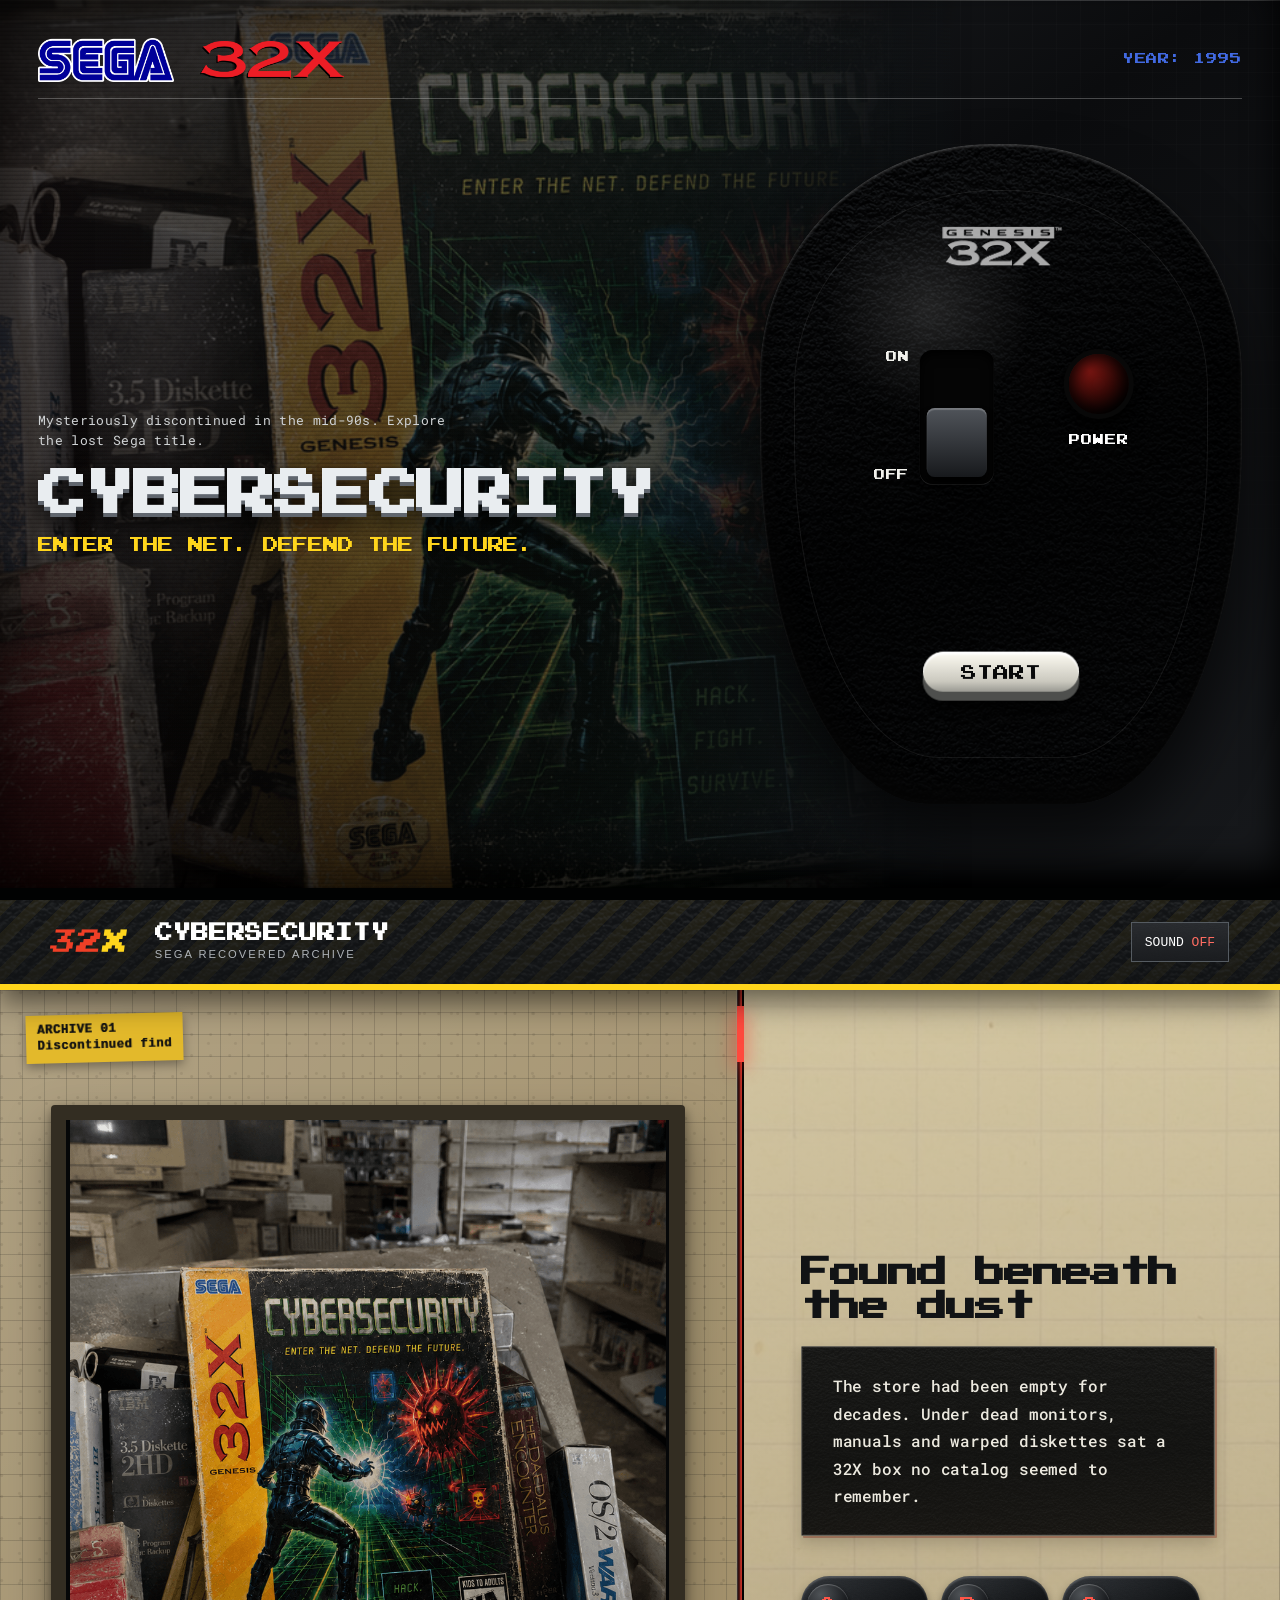
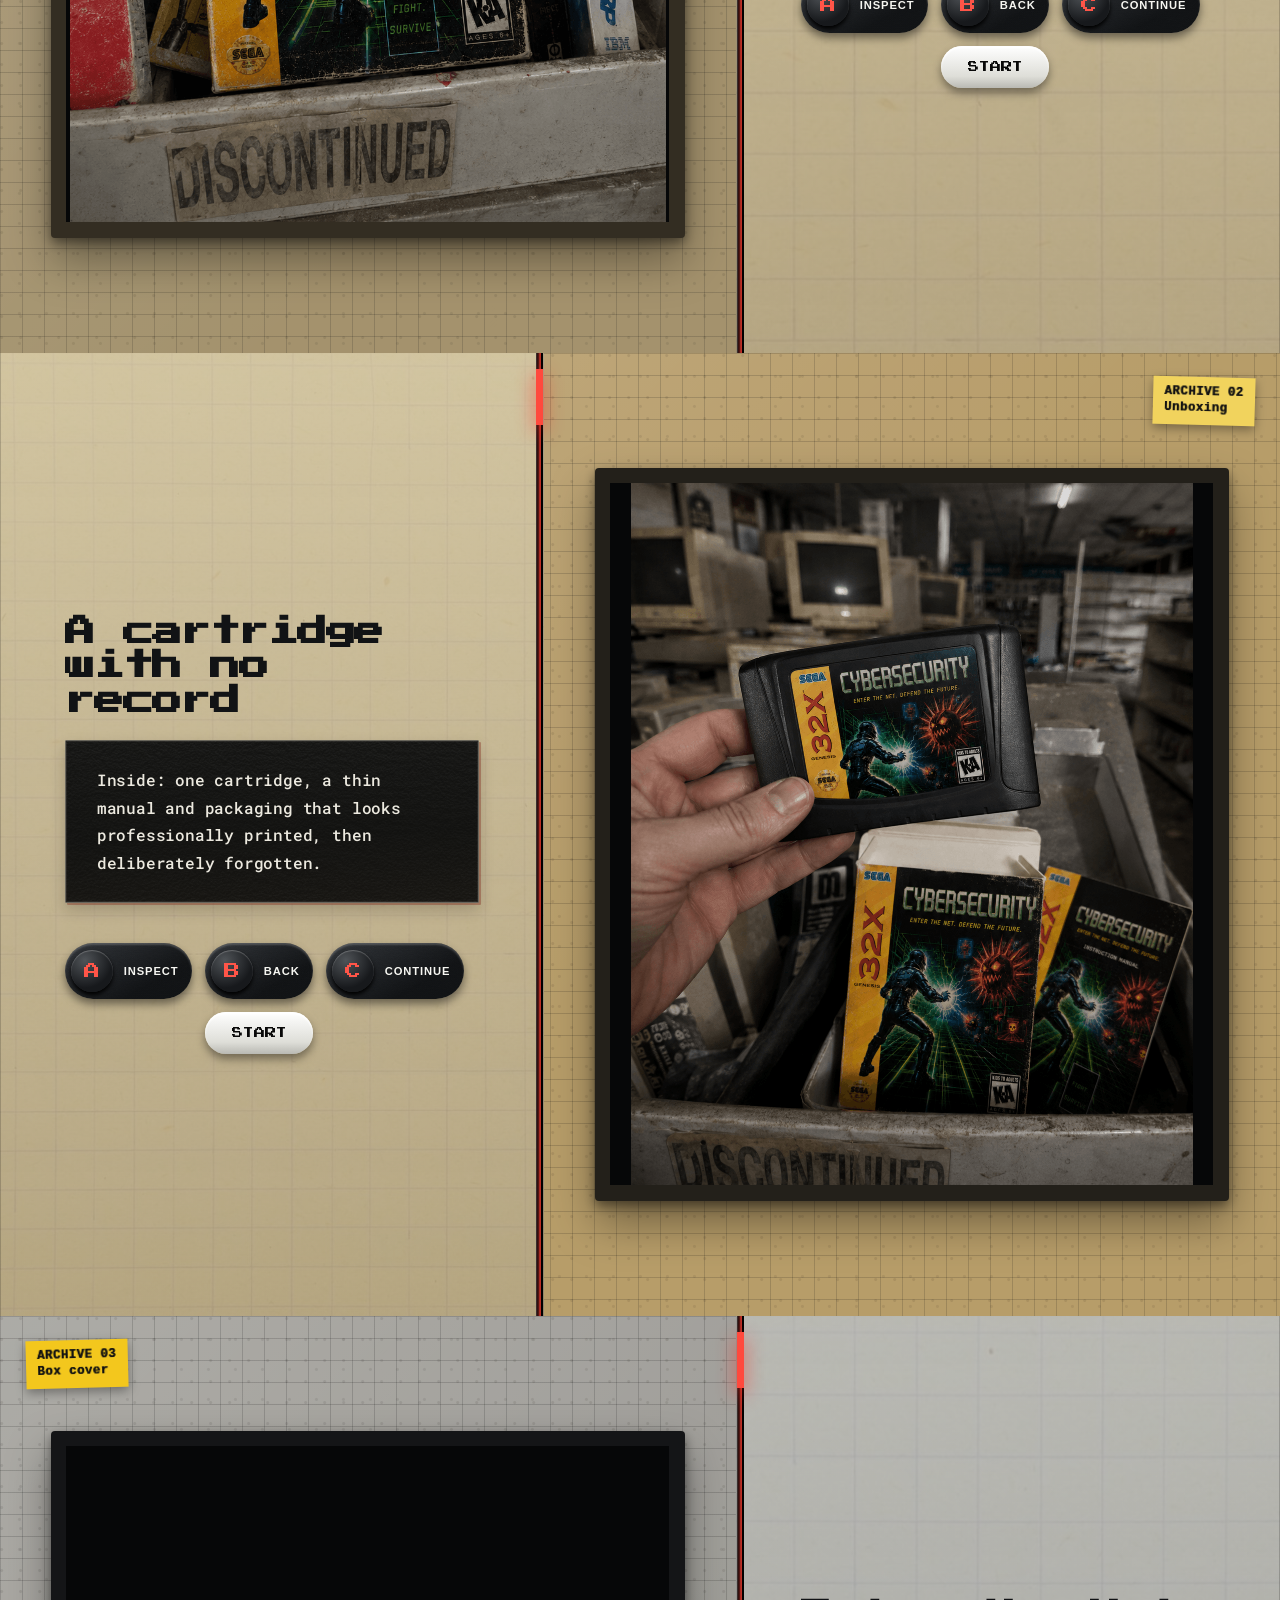
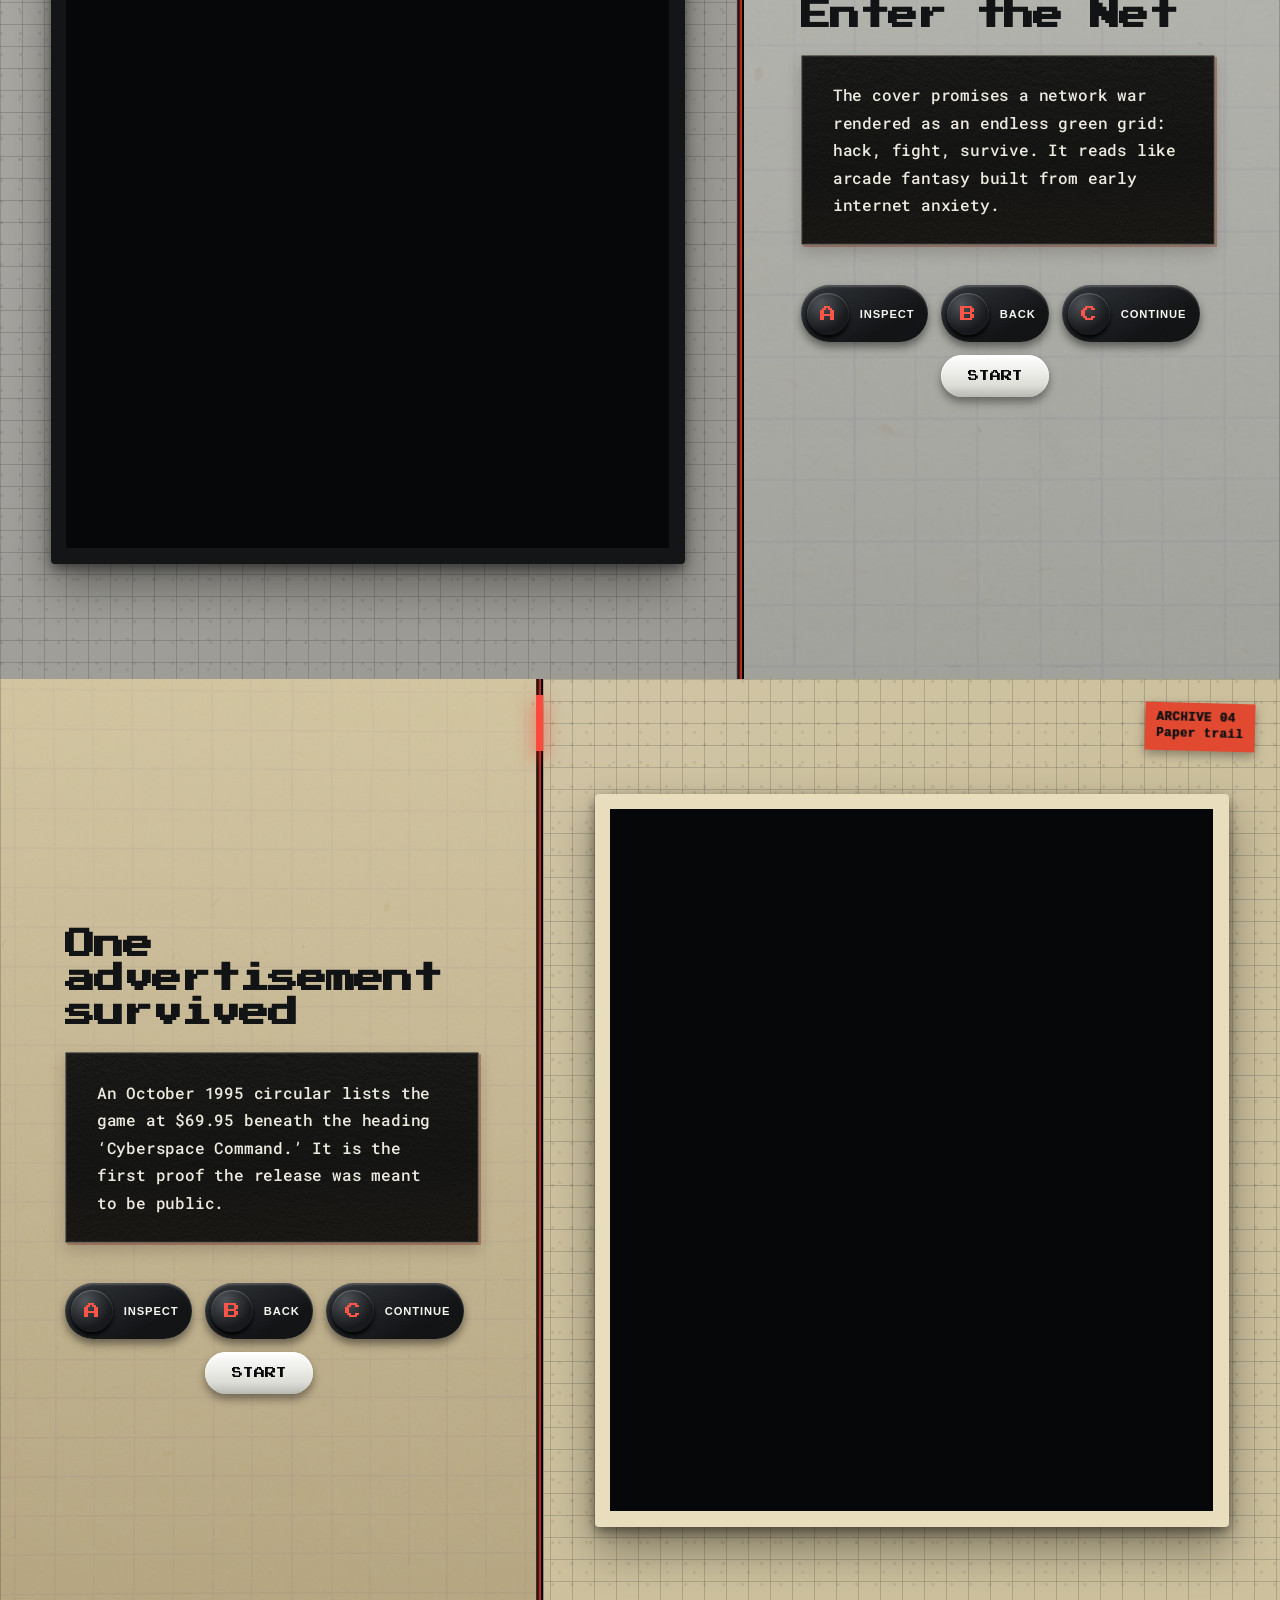
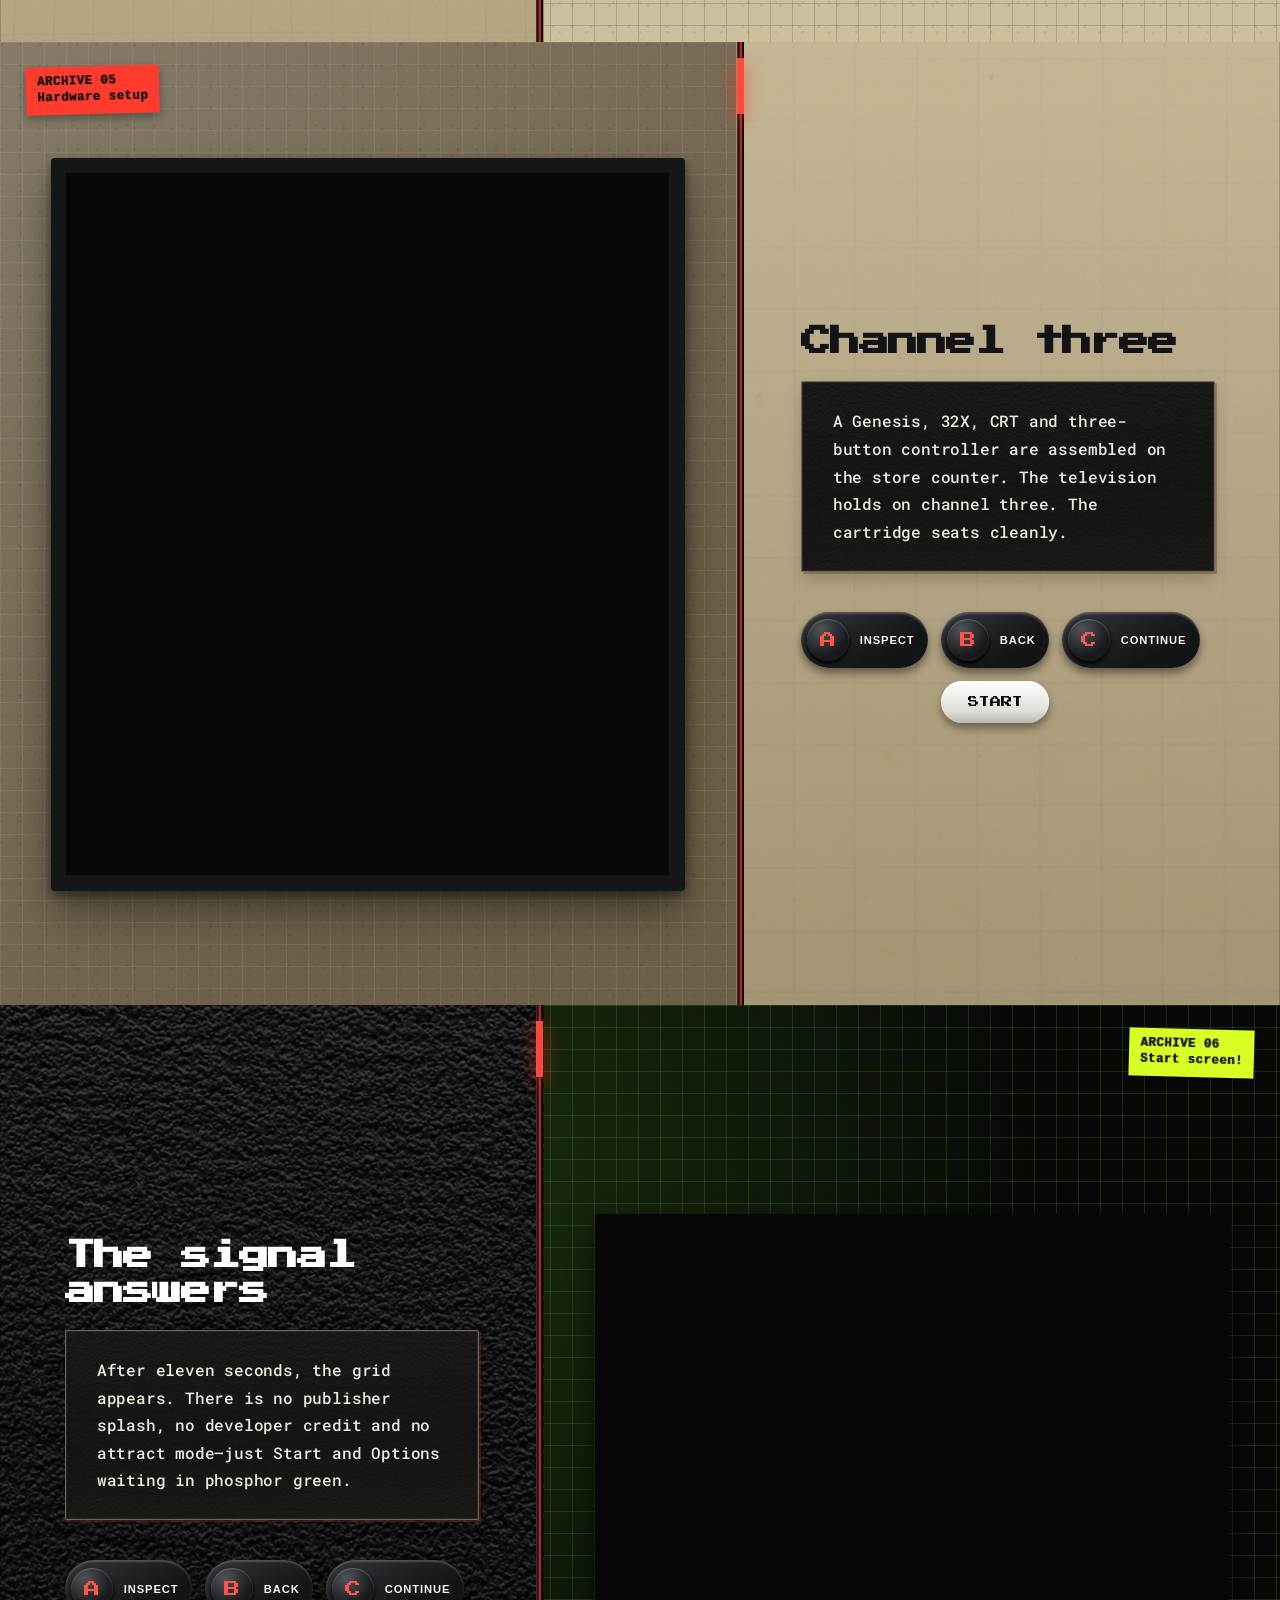
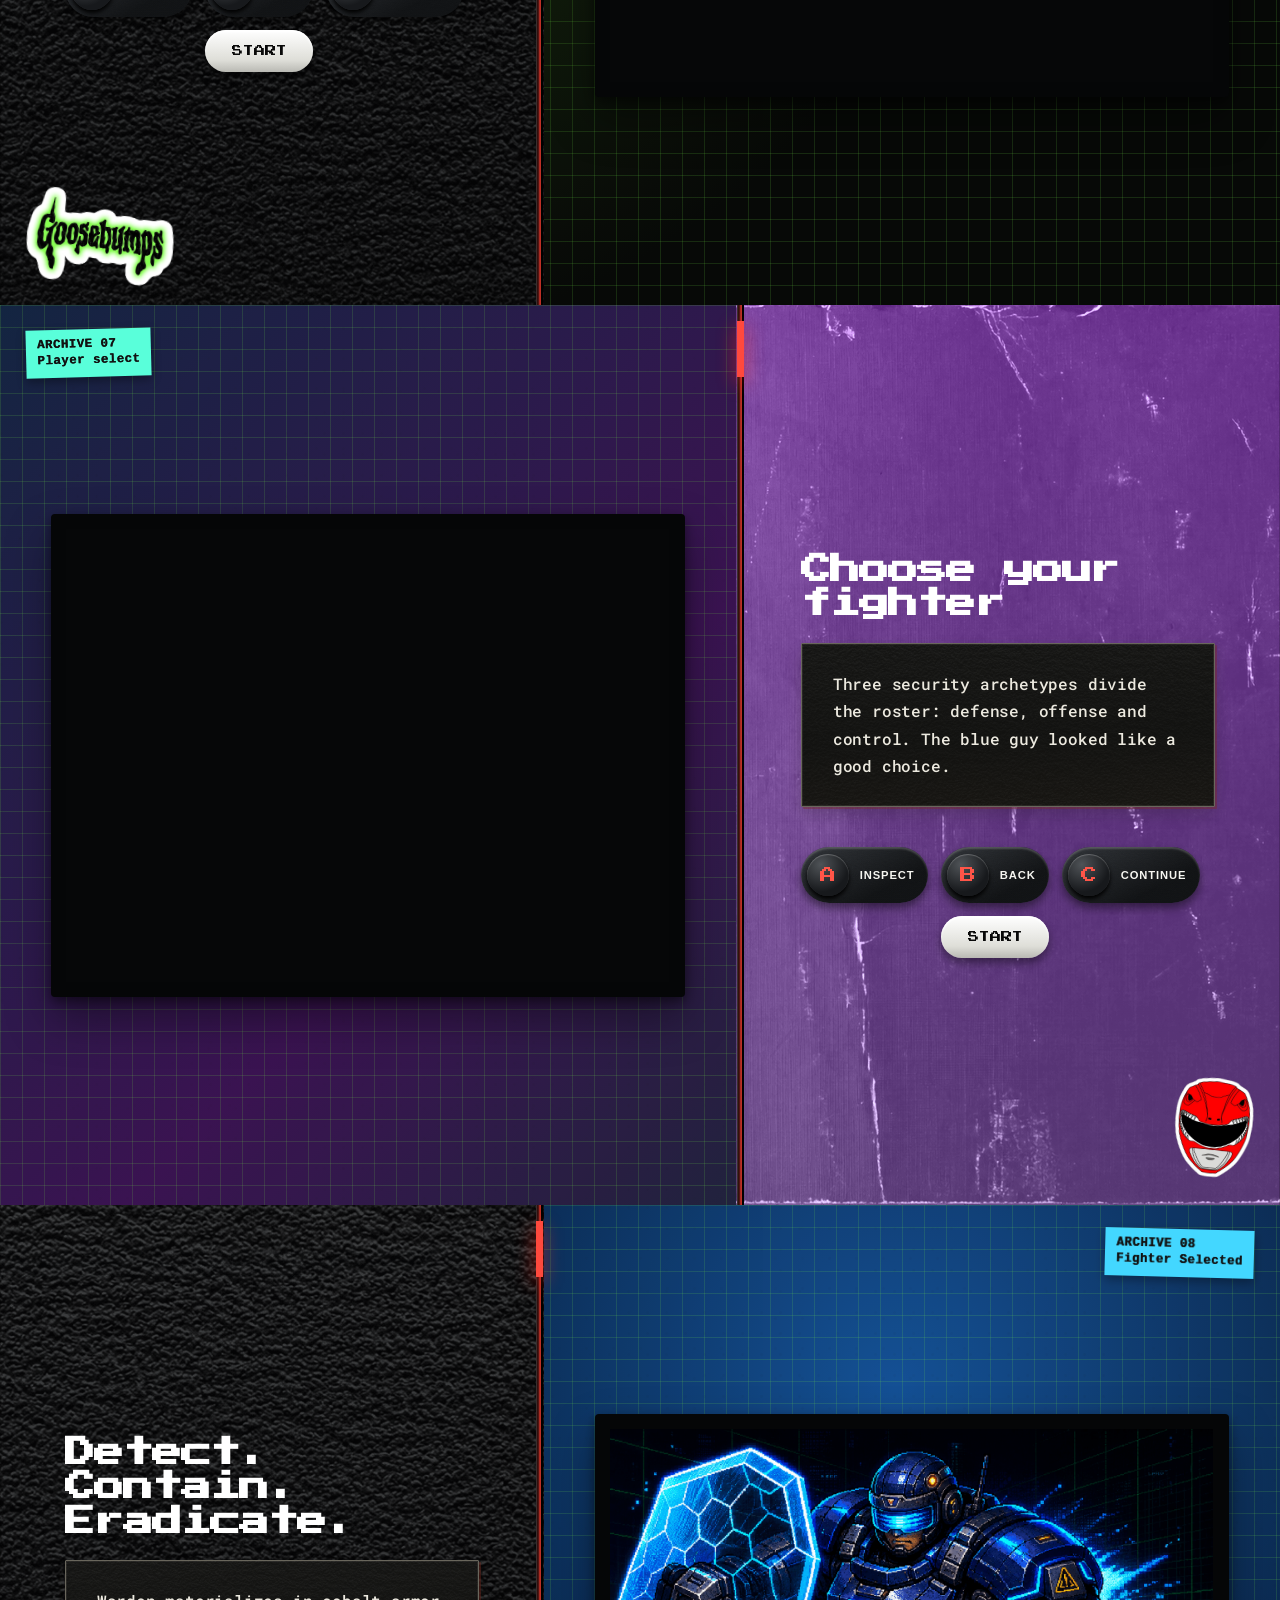
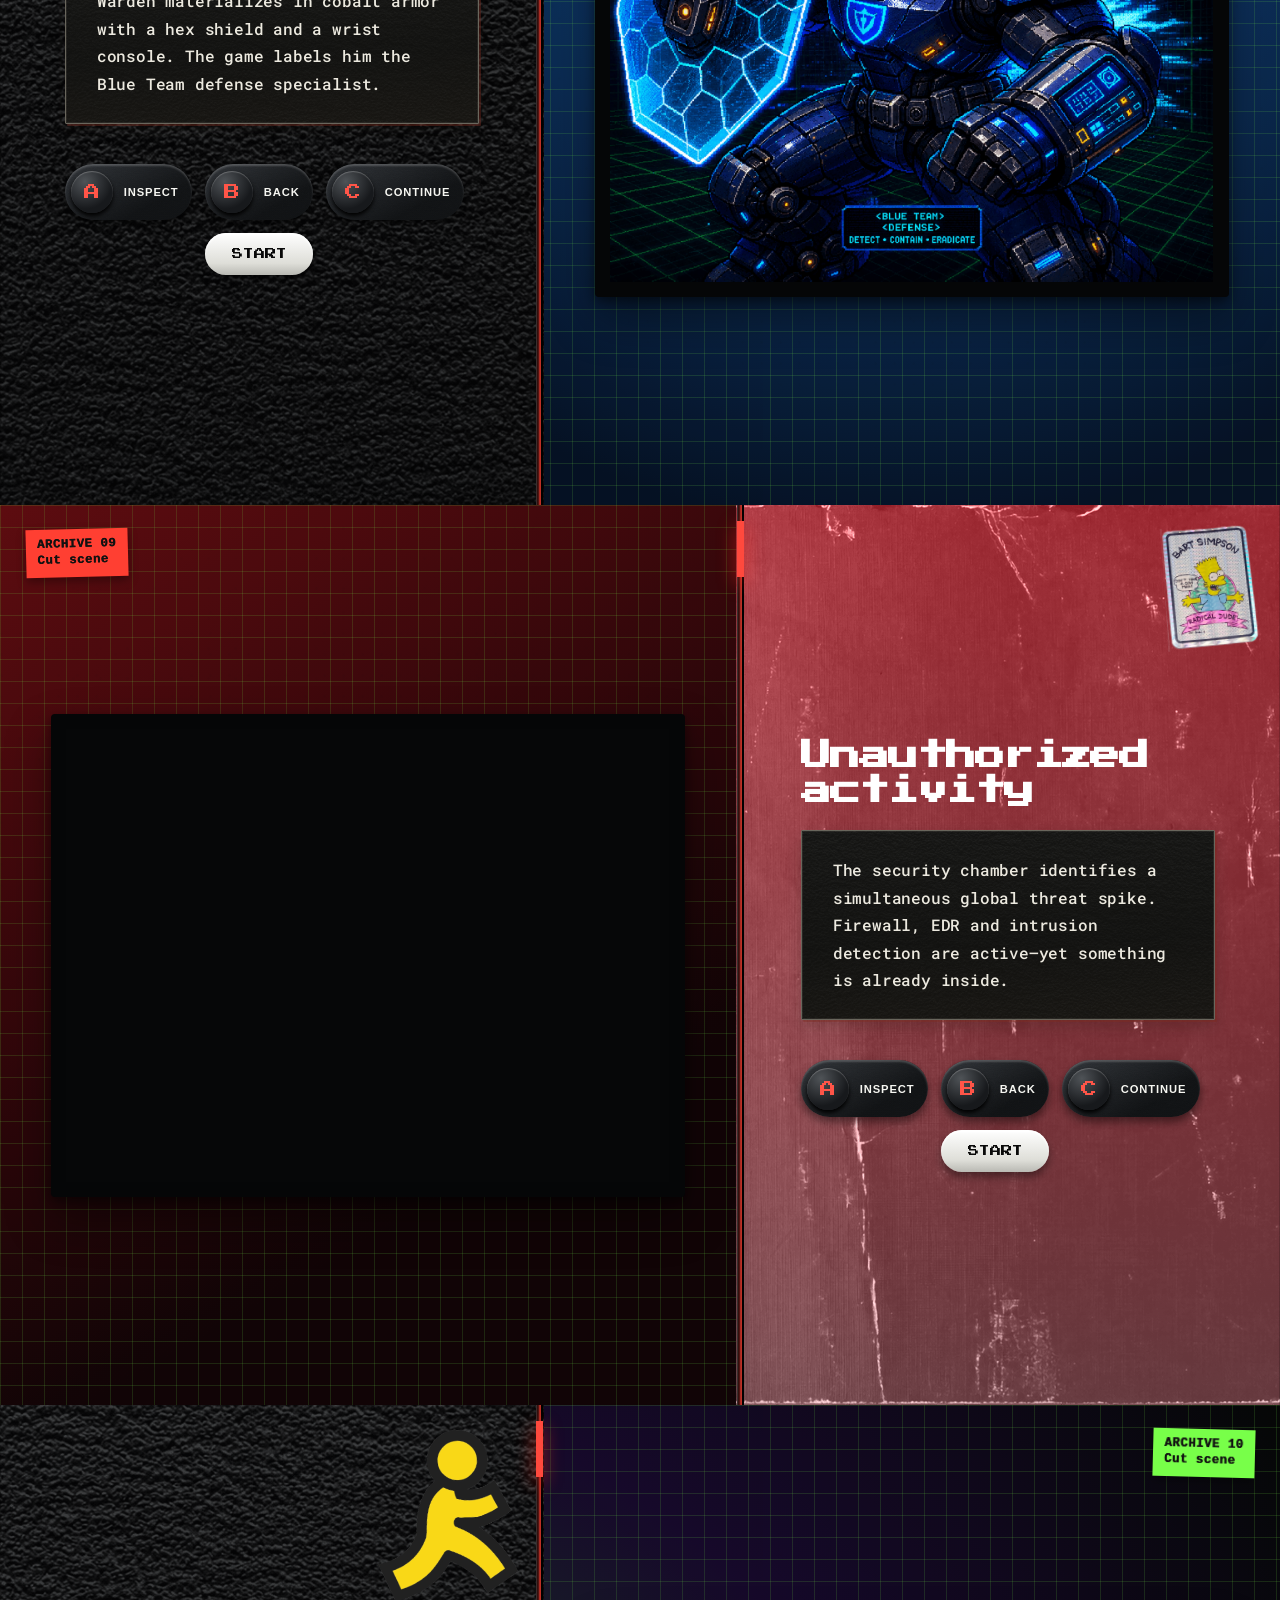
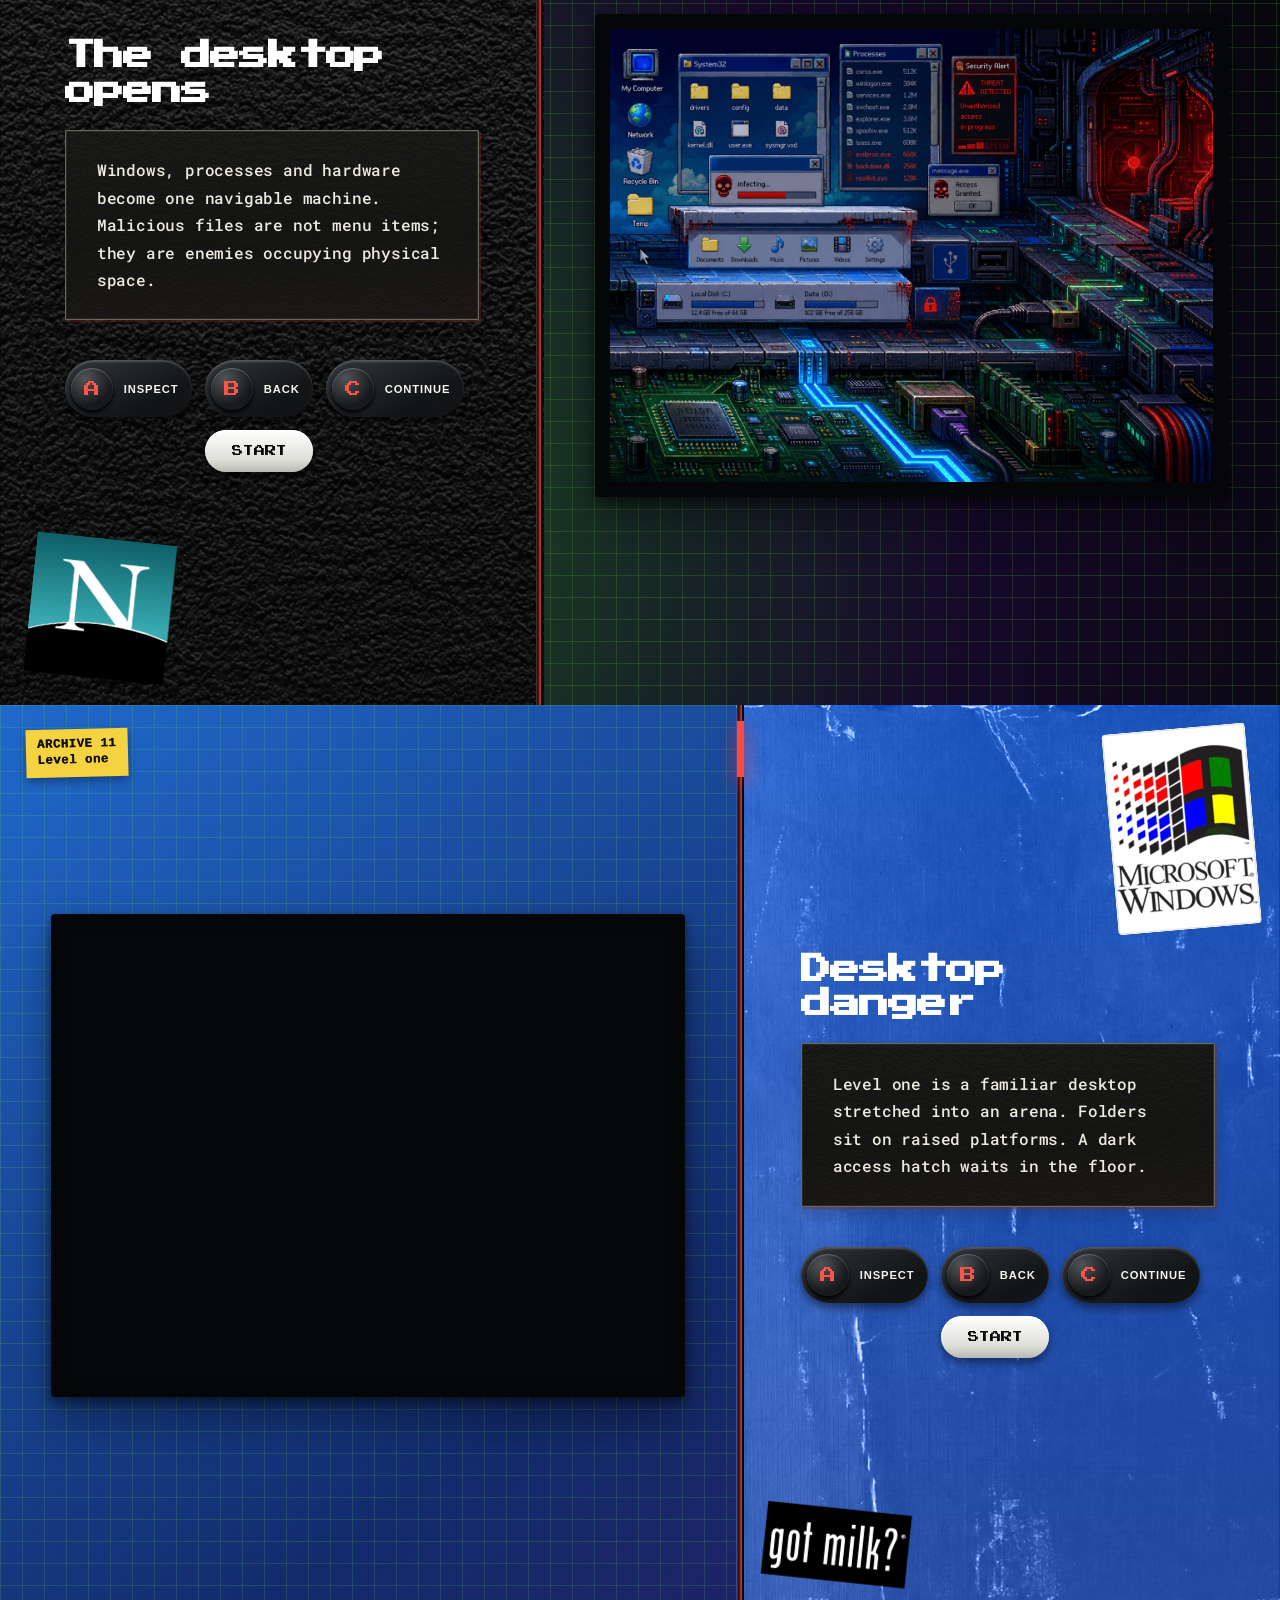
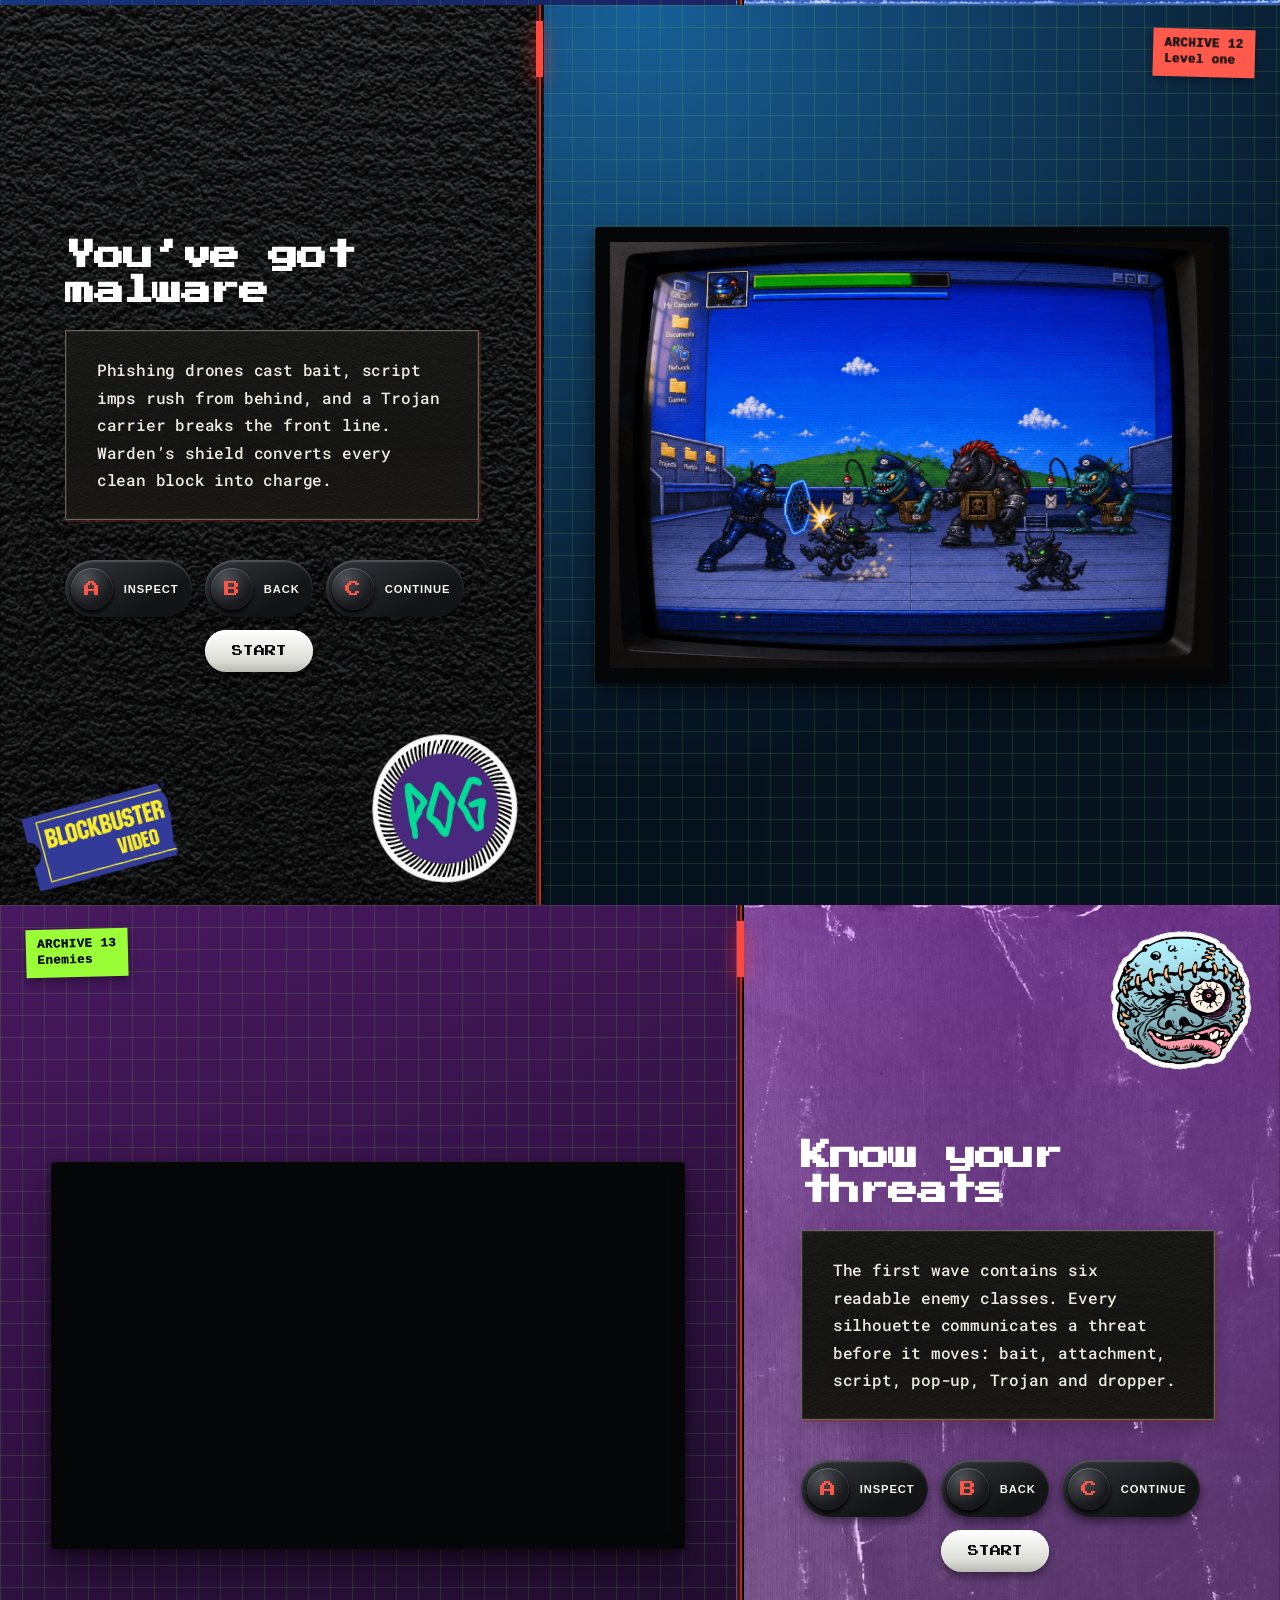
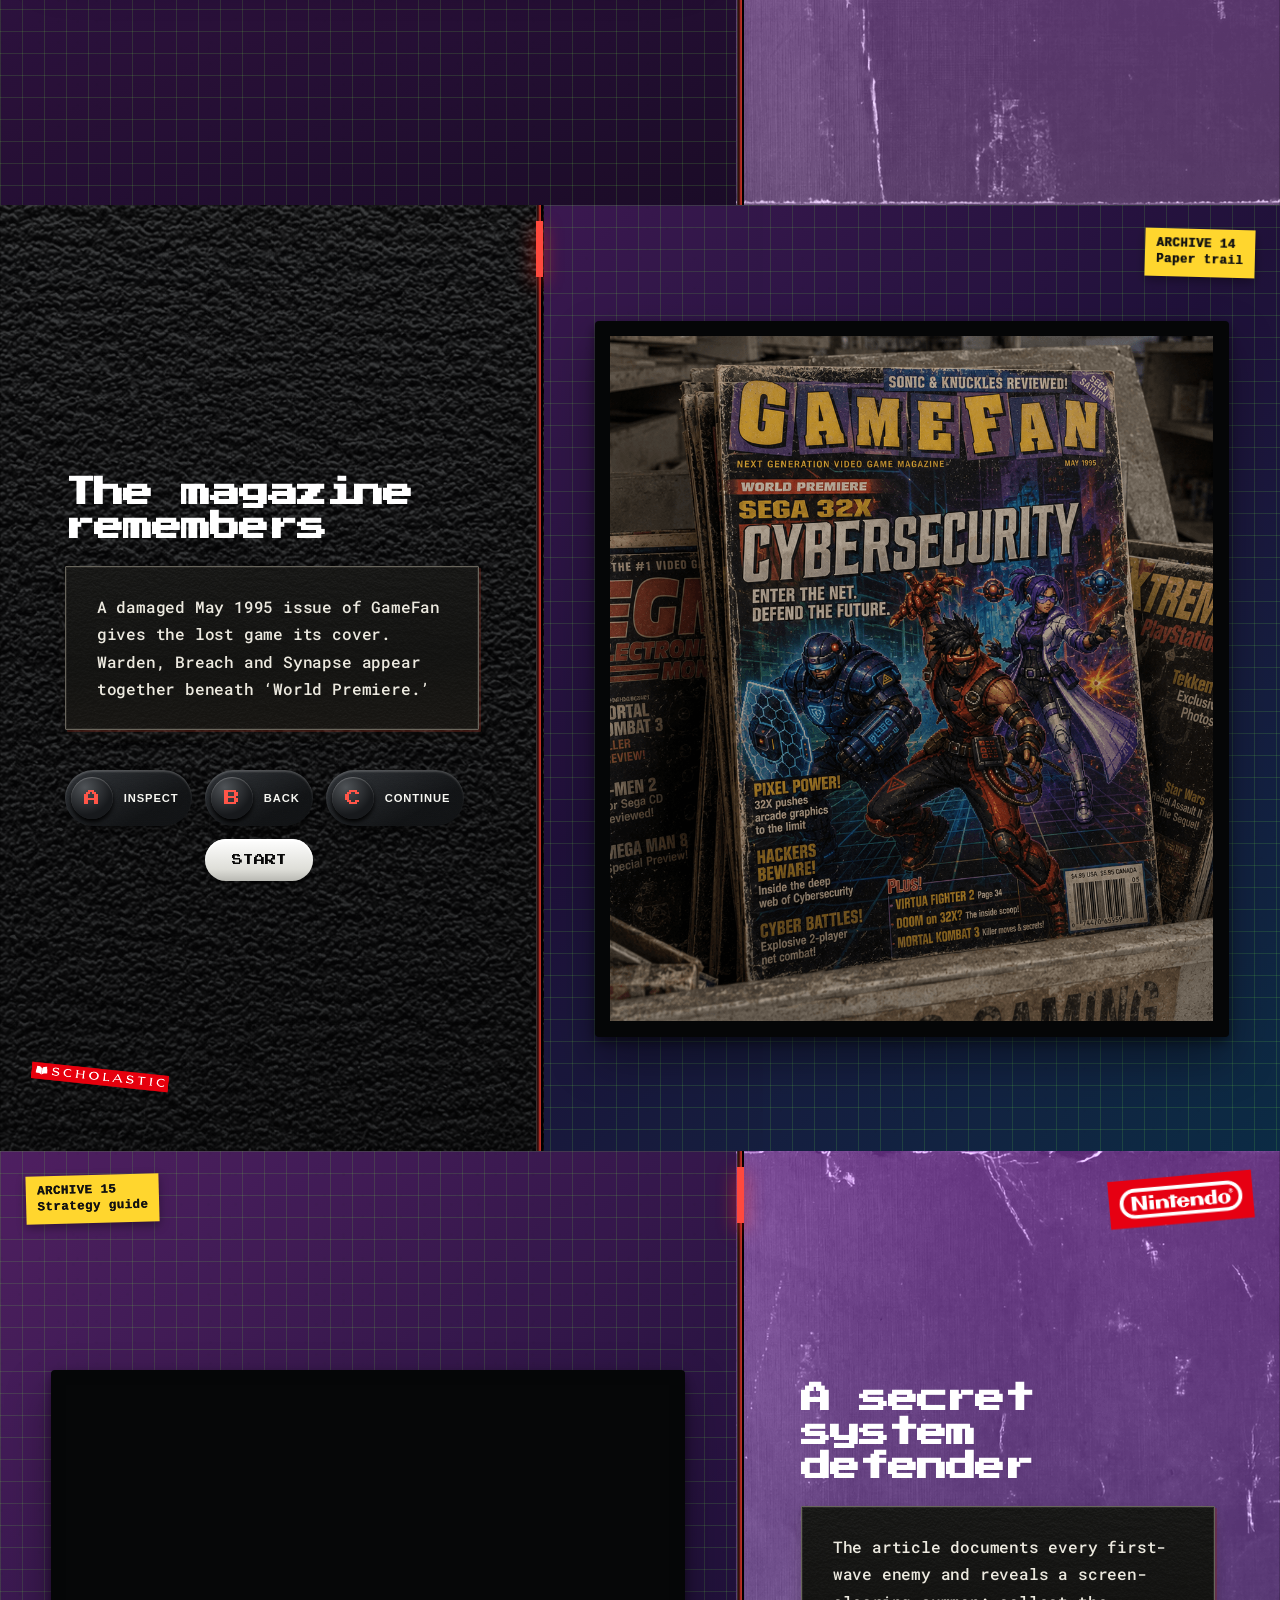
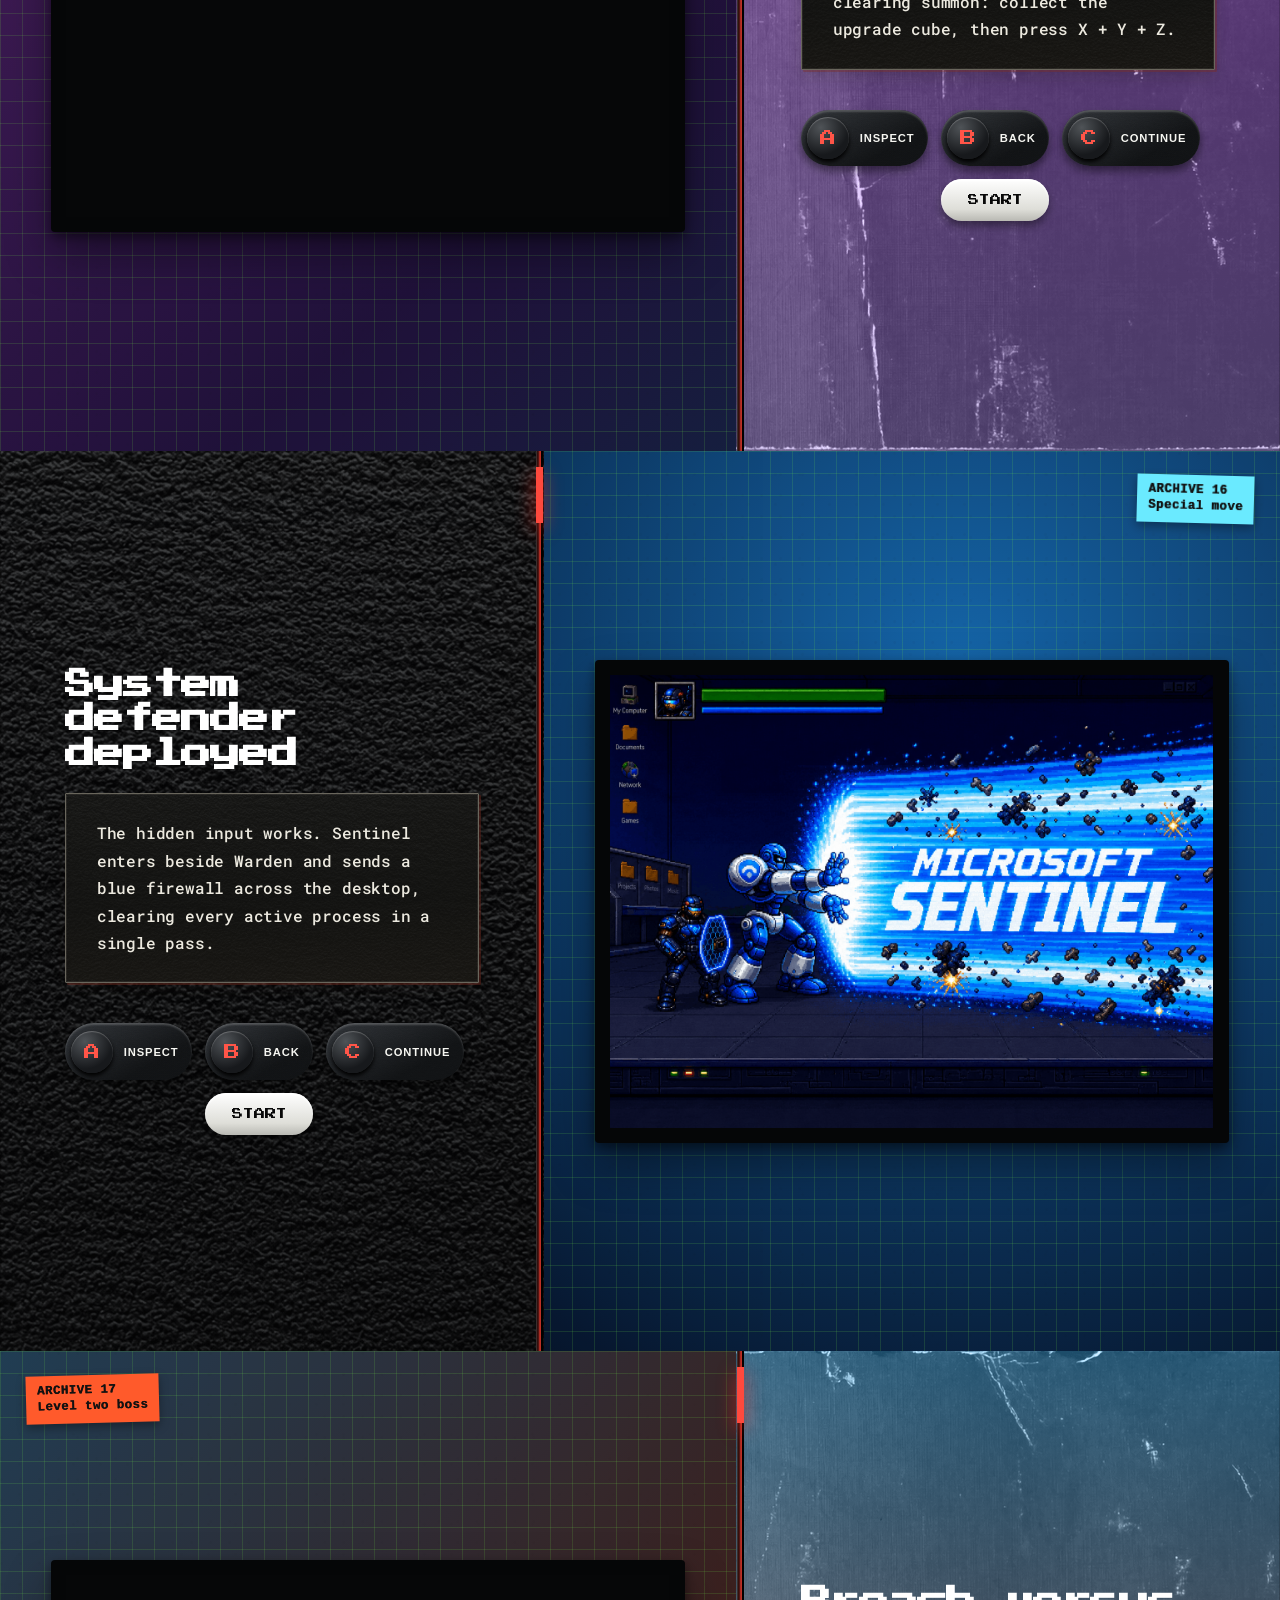
<file: index.html>
<!doctype html>
<html lang="en">
<head>
  <meta charset="utf-8">
  <meta name="viewport" content="width=device-width, initial-scale=1">
  <meta name="theme-color" content="#090a0c">
  <meta name="description" content="A fictional recovered archive for CYBERSECURITY, a lost Sega 32X game.">
  <title>CYBERSECURITY — The Lost 32X Archive</title>
  <link rel="stylesheet" href="styles.css?v=20260929-24">
  <script src="app.js?v=20260929-24" defer></script>
</head>
<body class="preboot">
  <a class="skip-link" href="#archive">Skip power sequence</a>
  <canvas id="signal-canvas" aria-hidden="true"></canvas>

  <section class="power-deck" id="power-deck" aria-labelledby="power-title">
    <div class="deck-grid" aria-hidden="true"></div>
    <div class="deck-topline">
      <div class="deck-logos" aria-label="SEGA 32X">
        <img src="assets/logos/sega-logo.png" alt="SEGA">
        <img src="assets/logos/32x-logo.png" alt="32X">
      </div>
      <div class="deck-meta">
        <span class="archive-year">YEAR: 1995</span>
      </div>
    </div>
    <div class="power-copy">
      <p class="boot-note">Mysteriously discontinued in the mid-90s. Explore the lost Sega title.</p>
      <h1 id="power-title">CYBERSECURITY</h1>
      <p class="tagline">ENTER THE NET. DEFEND THE FUTURE.</p>
    </div>

    <div class="console-controls" aria-label="Power controls">
      <img class="console-screenprint" src="assets/logos/sega32x-white-logo.png" alt="" aria-hidden="true">
      <div class="power-cluster">
        <button class="power-switch" id="power-switch" type="button" aria-pressed="false" aria-label="Power switch">
          <span class="switch-legend" aria-hidden="true"><span>ON</span><span>OFF</span></span>
          <span class="switch-track"><span class="switch-knob"></span></span>
        </button>
        <div class="power-lamp" id="power-lamp" aria-hidden="true">
          <span class="lamp-lens"></span>
          <span class="lamp-label">POWER</span>
        </div>
      </div>
      <button class="start-key" id="boot-start" type="button">
        <span>START</span>
      </button>
    </div>
  </section>

  <header class="archive-header" id="archive" tabindex="-1">
    <a class="header-home" href="#power-deck" aria-label="Return to home">
      <div class="header-mark" aria-hidden="true"><span>32</span>X</div>
      <div class="header-title">
        <strong>CYBERSECURITY</strong>
        <span>SEGA RECOVERED ARCHIVE</span>
      </div>
    </a>
    <button class="sound-toggle" id="sound-toggle" type="button" aria-pressed="false" aria-label="Turn sound on">
      <span class="sound-label" aria-hidden="true">SOUND <span class="sound-state">OFF</span></span>
      <svg class="sound-icon" viewBox="0 0 24 24" aria-hidden="true">
        <path class="speaker-shape" d="M4 9v6h4l5 4V5L8 9H4Z"/>
        <path class="sound-waves" d="M16 8.5c1.4 1.5 1.4 5.5 0 7M19 6c3.2 3.2 3.2 8.8 0 12"/>
        <path class="mute-mark" d="m16.5 9 5 6m0-6-5 6"/>
      </svg>
    </button>
  </header>

  <main id="story" class="story" aria-label="Recovered game archive"></main>

  <section class="recovered-video" id="recovered-video" aria-labelledby="video-title">
    <div class="video-copy">
      <h2 id="video-title">GAMEPLAY</h2>
      <p>The last readable frames on the cartridge. The tape counter stops after six seconds.</p>
      <div class="tape-meta"><span>SP</span><span>CH 03</span><span>TRACKING</span></div>
    </div>
    <div class="video-shell">
      <video controls playsinline preload="metadata" poster="assets/images/12_first_play.png">
        <source src="assets/video/recovered-footage.mp4" type="video/mp4">
        Your browser does not support embedded video.
      </video>
    </div>
  </section>

  <footer class="archive-footer">
    <div>
      <strong>ARCHIVE COMPLETE</strong>
      <p>© DJC Designs. All rights reserved.</p>
    </div>
    <button class="replay-button" id="replay-button" type="button">REPLAY ARCHIVE</button>
  </footer>

  <dialog class="stage-dialog" id="stage-dialog">
    <div class="stage-shell">
      <div class="stage-heading">
        <h2>SELECT CHAPTER</h2>
        <button id="stage-close" type="button" aria-label="Close chapter select">CLOSE</button>
      </div>
      <nav id="stage-list" aria-label="Chapters"></nav>
      <p class="stage-help">Arrow keys move · A inspects · B returns · C continues · Start opens this screen</p>
    </div>
  </dialog>

</body>
</html>
</file>
<file: styles.css>
@font-face {
  font-family: "Press Start 2P";
  src: url("assets/fonts/PressStart2P.ttf") format("truetype");
  font-display: swap;
}
@font-face {
  font-family: "Roboto Mono";
  src: url("assets/fonts/RobotoMono-Regular.ttf") format("truetype");
  font-style: normal;
  font-weight: 400;
  font-display: swap;
}
@font-face {
  font-family: "Roboto Mono";
  src: url("assets/fonts/RobotoMono-Medium.ttf") format("truetype");
  font-style: normal;
  font-weight: 500;
  font-display: swap;
}

:root {
  --black: #070809;
  --plastic: #17191c;
  --plastic-2: #2a2d31;
  --paper: #e9dfc6;
  --ink: #101112;
  --yellow: #ffd51c;
  --red: #ff3029;
  --green: #7bff30;
  --blue: #139cff;
  --chrome: #d8dce2;
  --royal-blue: #4169e1;
  --font-body: "Roboto Mono", "Courier New", monospace;
  --font-archive: "Courier New", "Nimbus Mono PS", monospace;
  --grid: rgba(255,255,255,.12);
  --pointer-x: 50%;
  --pointer-y: 50%;
  color-scheme: dark;
}

* { box-sizing: border-box; }
html {
  scroll-behavior: smooth;
  background: var(--black);
  cursor: url("assets/ui/pixel-cursor.svg") 2 2, auto;
}
body {
  margin: 0;
  background: #08090b;
  color: #fff;
  font-family: "Avenir Next Condensed", "Helvetica Neue Condensed", sans-serif;
  overflow-x: hidden;
  text-rendering: optimizeLegibility;
}

::selection { color: #08090b; background: var(--yellow); }
::-webkit-scrollbar { width: 12px; }
::-webkit-scrollbar-track { background: #08090b; }
::-webkit-scrollbar-thumb { background: var(--red); border: 3px solid #08090b; }
button, a {
  -webkit-tap-highlight-color: transparent;
  cursor: url("assets/ui/pixel-cursor.svg") 2 2, pointer;
}
button { font: inherit; }
button:focus-visible, a:focus-visible, [tabindex]:focus-visible {
  outline: 3px solid #fff;
  outline-offset: 4px;
}

.skip-link {
  position: fixed;
  z-index: 1000;
  top: -120px;
  left: .75rem;
  padding: .8rem 1rem;
  color: #000;
  background: var(--yellow);
  transition: top .2s ease;
  visibility: hidden;
}
.keyboard-navigation .skip-link:focus-visible { top: .75rem; visibility: visible; }

#signal-canvas {
  position: fixed;
  inset: 0;
  z-index: 200;
  pointer-events: none;
  width: 100%;
  height: 100%;
  opacity: 0;
  mix-blend-mode: screen;
}
#signal-canvas.active { opacity: 1; }

.power-deck {
  position: relative;
  min-height: 100svh;
  display: grid;
  grid-template-columns: minmax(0, 1.2fr) minmax(330px, .8fr);
  grid-template-rows: auto 1fr auto;
  overflow: hidden;
  isolation: isolate;
  padding: clamp(1.25rem, 3vw, 3rem);
  background:
    radial-gradient(circle at 74% 55%, rgba(255,35,25,.08), transparent 24%),
    linear-gradient(145deg, #282b2f 0%, #0b0c0e 48%, #17191c 100%);
  border-bottom: 12px solid #020303;
  box-shadow: inset 0 -20px 35px #000, inset 0 1px 0 rgba(255,255,255,.18);
}
.power-deck::before {
  content: "";
  position: absolute;
  inset: 0;
  z-index: -1;
  opacity: .36;
  background-image:
    linear-gradient(rgba(255,255,255,.045) 1px, transparent 1px),
    linear-gradient(90deg, rgba(255,255,255,.045) 1px, transparent 1px);
  background-size: 24px 24px;
  mask-image: linear-gradient(to bottom, #000, transparent 78%);
}
.power-deck::after {
  content: "";
  position: absolute;
  inset: 0;
  z-index: 10;
  pointer-events: none;
  opacity: .58;
  background-image: url("assets/images/1_discovery.png");
  background-size: cover;
  background-position: center;
  filter: grayscale(.18) contrast(1.06) brightness(.72) saturate(.82);
  mix-blend-mode: normal;
  mask-image: linear-gradient(90deg, #000 0 42%, rgba(0,0,0,.7) 53%, transparent 70%);
}
.deck-grid {
  position: absolute;
  inset: 0;
  z-index: 11;
  pointer-events: none;
  mask-image: linear-gradient(90deg, #000 0 58%, rgba(0,0,0,.72) 66%, transparent 76%);
}
.deck-grid::before,
.deck-grid::after {
  content: "";
  position: absolute;
  inset: 0;
}
.deck-grid::before {
  opacity: .3;
  background: repeating-linear-gradient(
    to bottom,
    rgba(8,12,12,.06) 0,
    rgba(8,12,12,.06) 2px,
    rgba(0,0,0,.58) 3px,
    rgba(0,0,0,.58) 4px
  );
  mix-blend-mode: multiply;
  animation: crt-scan 8s linear infinite;
}
.deck-grid::after {
  background:
    radial-gradient(ellipse at center, transparent 42%, rgba(0,0,0,.22) 75%, rgba(0,0,0,.62) 100%),
    linear-gradient(90deg, rgba(255,45,30,.025), rgba(60,255,120,.018), rgba(40,90,255,.025));
  box-shadow: inset 0 0 80px rgba(0,0,0,.55);
}
@keyframes crt-scan { to { background-position: 0 32px; } }
.deck-topline {
  grid-column: 1 / -1;
  display: flex;
  align-items: center;
  justify-content: space-between;
  gap: clamp(1.5rem, 4vw, 4rem);
  font-family: "Press Start 2P", monospace;
  font-size: clamp(.7rem, .72vw, .75rem);
  line-height: 1.5;
  color: var(--green);
  letter-spacing: .08em;
  border-bottom: 1px solid rgba(255,255,255,.25);
  padding-bottom: 1rem;
  z-index: 20;
}
.deck-logos {
  display: flex;
  align-items: center;
  gap: clamp(.85rem, 2vw, 1.8rem);
  flex: 0 0 auto;
}
.deck-logos img {
  display: block;
  width: auto;
  height: clamp(26px, 3.4vw, 48px);
  object-fit: contain;
}
.deck-logos img:last-child { height: clamp(23px, 3vw, 42px); }
.deck-meta {
  display: flex;
  justify-content: flex-end;
  gap: clamp(1rem, 3vw, 3rem);
  text-align: right;
}
.archive-year { color: var(--royal-blue); }
.power-copy {
  position: relative;
  z-index: 20;
  align-self: center;
  min-width: 0;
  container-type: inline-size;
  padding: clamp(3rem, 8vw, 8rem) 2vw 5rem 0;
}
.power-copy h1 {
  margin: 1.25rem 0 .75rem;
  max-width: 100%;
  font-family: "Press Start 2P", monospace;
  font-size: clamp(1.35rem, 7cqw, 4.8rem);
  line-height: 1;
  letter-spacing: -.035em;
  white-space: nowrap;
  color: #e9edf0;
  text-shadow: 0 4px 0 #60666e, 0 10px 24px #000;
}
.boot-note {
  max-width: 54ch;
  margin: 0;
  color: #d0d3d5;
  font-family: var(--font-body);
  font-weight: 400;
  font-size: clamp(.76rem, 1vw, .92rem);
  line-height: 1.55;
  letter-spacing: .025em;
}
.tagline {
  margin: 0;
  color: var(--yellow);
  font-family: "Press Start 2P", monospace;
  font-size: clamp(.7rem, 1.2vw, 1rem);
  line-height: 1.8;
}
.console-controls {
  position: relative;
  z-index: 20;
  align-self: center;
  justify-self: stretch;
  min-height: min(58vw, 660px);
  display: grid;
  place-items: center;
  padding: 2rem;
  border-radius: 48% 48% 35% 35% / 35% 35% 55% 55%;
  background-color: #151719;
  background:
    radial-gradient(circle at 35% 25%, rgba(255,255,255,.12), transparent 18%),
    linear-gradient(155deg, #3b3e42, #111315 52%, #25282b),
    url("assets/textures/black-plastic.png") center / cover;
  background-blend-mode: screen, multiply, normal;
  box-shadow: inset 0 2px 3px rgba(255,255,255,.22), inset 0 -16px 30px #050505, 0 35px 60px rgba(0,0,0,.65);
}
.console-controls::after {
  content: "";
  position: absolute;
  inset: 7%;
  border: 1px solid rgba(255,255,255,.08);
  border-radius: inherit;
  pointer-events: none;
}
.console-screenprint {
  position: absolute;
  z-index: 2;
  top: 12%;
  left: 50%;
  width: min(26%, 145px);
  height: auto;
  transform: translateX(-50%);
  opacity: .78;
  filter: contrast(.9) brightness(.9);
  pointer-events: none;
}
.power-cluster {
  position: absolute;
  z-index: 2;
  top: 31%;
  left: 50%;
  display: flex;
  align-items: flex-start;
  justify-content: center;
  gap: clamp(2rem, 5vw, 4.5rem);
  width: min(72%, 390px);
  transform: translateX(-50%);
}
.power-switch {
  position: relative;
  flex: 0 0 auto;
  display: grid;
  grid-template-columns: auto 74px;
  align-items: stretch;
  gap: .65rem;
  color: #bbb;
  background: none;
  border: 0;
  cursor: pointer;
}
.switch-legend {
  min-height: 134px;
  display: flex;
  flex-direction: column;
  justify-content: space-between;
  align-items: flex-end;
  padding: .15rem 0;
  color: #f2f2ed;
  font-family: "Press Start 2P", monospace;
  font-size: .7rem;
  line-height: 1;
  letter-spacing: .08em;
}
.switch-track {
  width: 74px;
  height: 134px;
  padding: 7px;
  border-radius: 13px;
  background: #050505;
  box-shadow: inset 0 4px 12px #000, 0 1px 0 rgba(255,255,255,.15);
}
.switch-knob {
  display: block;
  width: 60px;
  height: 69px;
  border-radius: 8px;
  background: linear-gradient(#50545a, #17191c);
  box-shadow: inset 0 2px 1px rgba(255,255,255,.22), 0 8px 10px #000;
  transform: translateY(51px);
  transition: transform .38s cubic-bezier(.2,.9,.2,1), background .2s;
}
.powered .switch-knob { transform: translateY(0); background: linear-gradient(#6e7379, #202327); }
.lamp-label {
  font-family: "Press Start 2P", monospace;
  font-size: .7rem;
  letter-spacing: .1em;
}
.power-lamp {
  position: relative;
  flex: 0 0 auto;
  display: grid;
  justify-items: center;
  gap: 1rem;
}
.lamp-lens {
  width: clamp(48px, 5.5vw, 75px);
  aspect-ratio: 1;
  border-radius: 50%;
  background: radial-gradient(circle at 35% 28%, #7b1612, #310806 48%, #060101 78%);
  border: 5px solid #080808;
  box-shadow: inset 0 0 18px #000, 0 8px 15px #000;
  transition: background .4s, box-shadow .4s, filter .4s;
}
.powered .lamp-lens {
  background: radial-gradient(circle at 32% 27%, #fff7d6 0 5%, #ff7563 12%, #ff241a 42%, #820904 72%);
  box-shadow: inset 0 0 12px #fff7d6, 0 8px 15px #000, 0 0 35px #ff271c, 0 0 110px rgba(255,35,25,.8), 0 0 220px rgba(255,35,25,.45);
  animation: lamp-breathe 2.8s ease-in-out infinite;
}
@keyframes lamp-breathe { 50% { filter: brightness(1.23); } }
.start-key {
  position: absolute;
  bottom: 17%;
  left: 50%;
  min-width: 156px;
  padding: .85rem 1.25rem .72rem;
  transform: translateX(-50%) perspective(500px) rotateX(12deg);
  color: #08090a;
  background: linear-gradient(#fffdf4, #cac8be 75%, #9a9a93);
  border: 0;
  border-radius: 999px;
  box-shadow: inset 0 3px 2px #fff, 0 9px 0 #4e4f4d, 0 17px 24px #000;
  cursor: pointer;
  transition: transform .16s, box-shadow .16s;
}
.start-key:hover { transform: translateX(-50%) perspective(500px) rotateX(12deg) translateY(-4px); }
.start-key:active { transform: translateX(-50%) translateY(7px); box-shadow: inset 0 2px 5px #74746d, 0 2px 0 #4e4f4d; }
.start-key span { display: block; font-family: "Press Start 2P", monospace; font-size: 1rem; }
.archive-header {
  position: sticky;
  top: 0;
  z-index: 80;
  min-height: 90px;
  display: grid;
  grid-template-columns: 1fr auto;
  align-items: center;
  gap: clamp(.8rem, 2vw, 2rem);
  padding: 1rem clamp(1rem, 4vw, 4rem);
  background:
    linear-gradient(rgba(16,18,20,.82), rgba(16,18,20,.9)),
    repeating-linear-gradient(135deg, rgba(255,205,28,.42) 0 12px, rgba(255,255,255,.045) 12px 24px),
    url("assets/textures/black-plastic.png") center / cover;
  background-blend-mode: normal, screen, normal;
  border-bottom: 6px solid var(--yellow);
  box-shadow: 0 12px 28px rgba(0,0,0,.55);
}
.header-home {
  display: grid;
  grid-template-columns: auto 1fr;
  align-items: center;
  gap: clamp(.8rem, 2vw, 2rem);
  min-width: 0;
  color: inherit;
  text-decoration: none;
}
.header-home:focus-visible {
  outline: 3px solid var(--yellow);
  outline-offset: 7px;
}
.header-mark {
  color: var(--yellow);
  font-family: "Press Start 2P", monospace;
  font-size: 1.6rem;
  transform: skew(-8deg);
}
.header-mark span { color: #ef3f26; }
.header-title strong, .header-title span { display: block; }
.header-title strong { font-family: "Press Start 2P", monospace; font-size: clamp(.72rem, 1.4vw, 1.15rem); }
.header-title span { margin-top: .35rem; color: #aeb3b8; font-size: .7rem; letter-spacing: .18em; }
.sound-toggle {
  padding: .7rem .8rem;
  color: #fff;
  background:
    linear-gradient(rgba(40,43,47,.78), rgba(25,27,30,.9)),
    url("assets/textures/black-plastic.png") center / cover;
  border: 1px solid #555b61;
  cursor: pointer;
  font-family: monospace;
}
.sound-state { color: #ff6d62; }
.sound-toggle[aria-pressed="true"] .sound-state { color: var(--green); }
.sound-icon { display: none; }

.mobile-story-jump { display: none; }

.story { position: relative; z-index: 2; }
.chapter {
  --accent: #e7bf28;
  --accent-2: #a33a22;
  --chapter-paper: #c7b991;
  position: relative;
  min-height: 100svh;
  display: grid;
  grid-template-columns: minmax(0, 1.15fr) minmax(330px, .85fr);
  align-items: stretch;
  isolation: isolate;
  overflow: clip;
  color: var(--chapter-ink, #171512);
  background-color: var(--chapter-paper);
}
.chapter.even { grid-template-columns: minmax(330px, .85fr) minmax(0, 1.15fr); }
.chapter::before {
  content: "";
  position: absolute;
  z-index: -2;
  inset: 0;
  background-image:
    linear-gradient(var(--chapter-grid, rgba(15,16,18,.16)) 1px, transparent 1px),
    linear-gradient(90deg, var(--chapter-grid, rgba(15,16,18,.16)) 1px, transparent 1px),
    var(--chapter-surface, linear-gradient(135deg, rgba(255,255,255,.2), transparent 55%));
  background-size: 22px 22px, 22px 22px, cover;
}
.chapter::after {
  content: "";
  position: absolute;
  z-index: -1;
  inset: 0;
  pointer-events: none;
  opacity: var(--distress, .22);
  background:
    linear-gradient(83deg, transparent 0 35%, rgba(255,255,255,.22) 35.3%, transparent 35.8%),
    radial-gradient(circle at 9% 12%, rgba(27,19,8,.4) 0 1px, transparent 2px),
    radial-gradient(circle at 72% 78%, rgba(27,19,8,.35) 0 1px, transparent 2px);
  background-size: auto, 19px 21px, 27px 30px;
  mix-blend-mode: multiply;
}
.chapter.even .media-panel { order: 2; }
.chapter.even .story-panel { order: 1; }
.media-panel {
  position: relative;
  display: grid;
  align-items: center;
  min-width: 0;
  padding: clamp(6.5rem, 9vw, 9rem) clamp(1.5rem, 4vw, 5rem);
  background: var(--media-bg, rgba(0,0,0,.08));
}
.media-frame {
  position: relative;
  max-width: 100%;
  padding: clamp(.55rem, 1.2vw, 1rem);
  background: var(--frame-color, #161719);
  border-radius: var(--frame-radius, 4px);
  box-shadow: 0 22px 45px rgba(0,0,0,.38), 0 5px 12px rgba(0,0,0,.45);
  transform: perspective(1300px) rotateY(var(--image-tilt, 0deg)) rotateZ(var(--image-rotate, 0deg));
  transition: transform .65s cubic-bezier(.16,1,.3,1);
}
.media-frame img {
  display: block;
  width: 100%;
  max-height: 78svh;
  object-fit: contain;
  background: #060708;
}
.chapter.inspected .media-frame { transform: perspective(1300px) rotateY(0) rotateZ(0) scale(1.04); }
.chapter.inspected .media-panel { z-index: 5; }
.chapter-label {
  position: absolute;
  z-index: 6;
  top: 1.5rem;
  left: clamp(1rem, 2vw, 2rem);
  padding: .52rem .7rem;
  color: #121212;
  background: var(--accent);
  font-family: var(--font-archive);
  font-size: .78rem;
  font-weight: 700;
  line-height: 1.24;
  letter-spacing: .035em;
  font-variant-numeric: tabular-nums;
  text-shadow: .35px 0 currentColor;
  box-shadow: 0 4px 10px rgba(0,0,0,.35);
  transform: rotate(-1.5deg);
}
.chapter.even .chapter-label {
  left: auto;
  right: clamp(1rem, 2vw, 2rem);
  transform: rotate(1.5deg);
}
.story-panel {
  position: relative;
  display: flex;
  flex-direction: column;
  justify-content: center;
  min-width: 0;
  padding: clamp(7rem, 10vw, 10rem) clamp(1.6rem, 5vw, 6rem);
  background-color: var(--panel-bg, rgba(255,255,255,.13));
  background-image: none;
  background-position: center;
  background-size: cover;
  background-blend-mode: soft-light;
  border-inline: 1px solid rgba(0,0,0,.18);
}
.chapter:nth-child(-n+5) .story-panel {
  background-image:
    linear-gradient(rgba(205,190,151,.82), rgba(166,148,109,.78)),
    url("assets/textures/graph-paper-long.jpg");
  background-size: cover;
  background-blend-mode: normal, multiply;
  color: #111315;
  --title-color: #111315;
}
.chapter:nth-child(even):nth-child(-n+5) .story-panel {
  background-image:
    linear-gradient(rgba(205,190,151,.82), rgba(166,148,109,.78)),
    url("assets/textures/graph-paper-tall.jpg");
}
.chapter:nth-child(5) .story-panel {
  background-image:
    linear-gradient(rgba(205,190,151,.82), rgba(166,148,109,.78)),
    url("assets/textures/graph-paper-long.jpg");
  background-blend-mode: normal, multiply;
}
.chapter:nth-child(3) .story-panel {
  background-image:
    linear-gradient(rgba(176,177,174,.84), rgba(143,145,143,.8)),
    url("assets/textures/graph-paper-long.jpg");
  background-blend-mode: normal, multiply;
}
.chapter:nth-child(n+6):nth-child(even) .story-panel {
  background-image:
    linear-gradient(var(--plastic-wash, rgba(4,5,6,.5)), var(--plastic-wash, rgba(4,5,6,.62))),
    url("assets/textures/black-plastic.png");
  background-size: cover;
  background-blend-mode: multiply, normal;
}
.chapter:nth-child(n+6):nth-child(odd) .story-panel {
  background-image:
    linear-gradient(var(--notebook-wash-top, rgba(34,4,8,.3)), var(--notebook-wash-bottom, rgba(7,5,7,.48))),
    url("assets/textures/notebook.png");
  background-size: cover;
  background-blend-mode: color, normal;
}
.story-panel::before {
  content: "";
  position: absolute;
  z-index: 3;
  inset: 0 auto 0 0;
  width: 7px;
  background: linear-gradient(90deg, #070707, #641a16 45%, #e83a2d 55%, #160707);
  box-shadow: inset 1px 0 rgba(255,255,255,.15), inset -2px 0 #000;
}
.story-panel::after {
  content: "";
  position: absolute;
  z-index: 4;
  top: 1rem;
  left: 0;
  width: 7px;
  height: 56px;
  background: #ff493d;
  box-shadow: 0 6px 18px rgba(255,42,31,.72);
  animation: signal-travel 4s linear infinite;
}
.chapter.even .story-panel::before,
.chapter.even .story-panel::after { left: auto; right: 0; }
.material-hijack .story-panel::before { background: linear-gradient(90deg,#050000,#ff180f,#450000); }
.material-hijack .story-panel::after { height: 110px; background:#ff140c; animation-duration:1.15s; }
.material-victory .story-panel::before { background: linear-gradient(90deg,#030a03,#71ff31,#173a11); }
.material-victory .story-panel::after { background:#86ff45; box-shadow:0 6px 18px rgba(120,255,59,.65); animation-duration:2.2s; }
@keyframes signal-travel { from { transform:translateY(0); } to { transform:translateY(calc(100svh - 88px)); } }
.chapter h2 {
  max-width: min(100%, 13ch);
  margin: 0 0 1.35rem;
  color: var(--title-color, currentColor);
  font-family: "Press Start 2P", monospace;
  font-size: clamp(1.35rem, 2.35vw, 2.8rem);
  line-height: 1.14;
  letter-spacing: -.035em;
  text-wrap: balance;
  overflow-wrap: normal;
  word-break: normal;
  hyphens: none;
}
.chapter-description {
  position: relative;
  z-index: 5;
  max-width: 68ch;
  margin: 0;
  padding: clamp(1.15rem, 2vw, 1.8rem) clamp(1.2rem, 2.4vw, 2rem);
  color: #ece9df;
  background-color: #151513;
  background-image:
    linear-gradient(178deg, rgba(21,21,19,.87), rgba(18,18,16,.93) 58%, rgba(24,22,18,.9)),
    url("assets/textures/black-plastic.png");
  background-size: auto, 560px auto;
  background-blend-mode: normal;
  border: 1px solid #69665c;
  border-radius: 1px;
  box-shadow:
    inset 0 0 0 1px rgba(235,229,210,.08),
    2px 2px 0 rgba(130,43,30,.38),
    0 7px 15px rgba(25,20,14,.2);
  font-family: var(--font-body);
  font-size: clamp(.98rem, 1.25vw, 1.16rem);
  font-weight: 500;
  line-height: 1.72;
  letter-spacing: -.012em;
}
.detail-note {
  display: none;
  margin: 0;
  opacity: 0;
  font-family: var(--font-body);
  line-height: 1.55;
}
.chapter.inspected .detail-note { display: block; margin-top: 1.25rem; opacity: 1; }
.chapter-controls {
  display: grid;
  grid-template-columns: repeat(3, max-content);
  gap: .8rem;
  margin-top: 2.5rem;
}
.chapter-controls .start-pad {
  grid-column: 2;
  width: max-content;
  min-width: 108px;
  justify-self: center;
}
.pad-button {
  min-width: 86px;
  display: grid;
  grid-template-columns: 42px 1fr;
  align-items: center;
  gap: .65rem;
  padding: .45rem .85rem .45rem .4rem;
  color: #f6f6f1;
  background:
    linear-gradient(150deg, rgba(51,55,60,.85), rgba(16,18,20,.92) 70%),
    url("assets/textures/black-plastic.png") center / cover;
  border: 0;
  border-radius: 999px;
  box-shadow: inset 0 2px 2px rgba(255,255,255,.2), 0 5px 9px rgba(0,0,0,.45);
  cursor: pointer;
  transition: transform .15s, box-shadow .15s;
}
.pad-button:hover { transform: translateY(-3px); }
.pad-button:active { transform: translateY(3px); box-shadow: inset 0 3px 5px #000; }
.pad-button .letter {
  display: grid;
  width: 42px;
  height: 42px;
  place-items: center;
  color: #ff5548;
  background: radial-gradient(circle at 33% 25%, #4f5357, #17191c 65%);
  border-radius: 50%;
  font-family: "Press Start 2P", monospace;
  box-shadow: inset 0 1px 1px rgba(255,255,255,.25), 0 3px 4px #000;
}
.pad-button small { font-size: .7rem; font-weight: 900; letter-spacing: .08em; }
.pad-button.start-pad {
  grid-template-columns: 1fr;
  min-width: 108px;
  min-height: 42px;
  padding: .66rem 1.25rem .58rem;
  color: #090909;
  background: linear-gradient(180deg, #fff, #deded8 72%, #b9b9b3);
  box-shadow: inset 0 2px 2px rgba(255,255,255,.95), 0 5px 9px rgba(0,0,0,.4);
}
.pad-button.start-pad .letter {
  width: auto;
  height: auto;
  border-radius: 0;
  font-size: .7rem;
  color: #090909;
  background: transparent;
  box-shadow: none;
}

.sticker-zone {
  position: absolute;
  inset: 0;
  z-index: 4;
  pointer-events: none;
}
.sticker {
  --sticker-bg: #ffef35;
  --sticker-fg: #151515;
  position: absolute;
  max-width: 175px;
  padding: .65rem .75rem;
  color: var(--sticker-fg);
  background: var(--sticker-bg);
  font-family: "Press Start 2P", monospace;
  font-size: clamp(.52rem, .85vw, .75rem);
  line-height: 1.35;
  text-align: center;
  text-transform: uppercase;
  transform: rotate(var(--r, -5deg));
  transition: transform .35s cubic-bezier(.16,1,.3,1);
  overflow: hidden;
}
.sticker.image-sticker {
  width: clamp(120px, 12vw, 175px);
  height: auto;
  padding: 0;
  background: transparent;
  object-fit: contain;
  overflow: visible;
}
.sticker.microsoft-sticker {
  width: clamp(72px, 6.5vw, 98px);
}
.sticker:not(.image-sticker)::after {
  content: "";
  position: absolute;
  inset: 0;
  pointer-events: none;
  background: linear-gradient(120deg, transparent 25%, rgba(255,255,255,.75) 46%, transparent 62%);
  transform: translateX(-140%);
  transition: transform .7s ease;
  mix-blend-mode: soft-light;
}
.chapter.is-active .sticker:not(.image-sticker)::after { transform: translateX(140%); }
.sticker:nth-child(1) { top: 1.25rem; right: 4%; }
.sticker:nth-child(2) { bottom: 1.25rem; left: 4%; --r: 6deg; }
#character-select .power-ranger-sticker {
  right: 4%;
  bottom: 1.5rem;
  left: auto;
  width: clamp(78px, 7vw, 108px);
}
#first-wave .blockbuster-sticker {
  top: auto;
  right: auto;
  bottom: 1.25rem;
  left: 4%;
}
#first-wave .sticker:nth-child(2) {
  right: 4%;
  left: auto;
}
.gameplay .story-panel {
  padding-block: clamp(10.5rem, 14vw, 13rem);
}
.material-alert .sticker:first-child {
  width: clamp(82px, 7.5vw, 112px);
}
.material-alert .sticker:nth-child(2) {
  right: 4%;
  bottom: .75rem;
  left: auto;
}
.sticker:hover { transform: rotate(0deg) scale(1.08); }
.sticker.round { border-radius: 50%; aspect-ratio: 1; display: grid; place-items: center; }
.sticker.burst { clip-path: polygon(50% 0,61% 22%,82% 8%,78% 32%,100% 38%,79% 51%,96% 68%,71% 69%,74% 95%,55% 78%,42% 100%,36% 77%,12% 91%,21% 65%,0 56%,25% 45%,5% 28%,31% 29%); padding: 2.2rem 1.5rem; }
.sticker.tape { border: 3px dashed currentColor; }
.sticker.foil {
  background:
    radial-gradient(circle at var(--pointer-x) var(--pointer-y), rgba(255,255,255,.85), transparent 16%),
    conic-gradient(from 30deg, #ff5a75, #ffd63b, #62ffbd, #45a9ff, #cd67ff, #ff5a75);
}
.sticker.puffy { border-radius: 14px; box-shadow: inset 0 3px 4px rgba(255,255,255,.8), inset 0 -5px 6px rgba(0,0,0,.25); }

.material-dust { --chapter-paper: #b9a77e; --accent: #e3b92b; --accent-2: #673621; --frame-color: #332d22; --media-bg: rgba(44,31,14,.15); }
.material-cardboard { --chapter-paper: #c7aa72; --accent: #f1d35d; --accent-2: #6c261a; --frame-color: #23201a; }
.material-studio { --chapter-paper: #aaa8a2; --accent: #f3c71d; --accent-2: #2b443c; --frame-color: #141517; }
.material-newsprint { --chapter-paper: #ddd0aa; --accent: #e14931; --accent-2: #8c2019; --frame-color: #e8ddbd; }
.material-workbench { --chapter-paper: #76684f; --chapter-ink: #f3ead7; --title-color: #fff7e4; --accent: #ff3b2e; --accent-2: #ffd154; --frame-color: #151617; --panel-bg: rgba(18,14,9,.35); --chapter-grid: rgba(255,255,255,.09); }

.gameplay { --chapter-ink: #f8fff0; --title-color: #fff; --chapter-grid: rgba(126,255,75,.15); --frame-color: #050607; --distress: .08; }
.material-retail { --chapter-paper: #151a0f; --accent: #d8ff25; --accent-2: #ffcf2e; --panel-bg: #111608; --chapter-surface: radial-gradient(circle at 20% 20%, #243f14, #080a08 62%); }
.material-holo { --chapter-paper: #281341; --accent: #59ffda; --accent-2: #ff73e7; --panel-bg: rgba(29,10,55,.88); --chapter-surface: linear-gradient(135deg,#152847,#3f1558 47%,#0b342e); --notebook-wash-top: #6b338f; --notebook-wash-bottom: #32134f; }
.material-blueplastic { --chapter-paper: #0b2652; --accent: #43d7ff; --accent-2: #ff9e31; --panel-bg: #081a38; --chapter-surface: radial-gradient(circle at 70% 20%,#1657a1,#061327 65%); }
.material-alert { --chapter-paper: #3d080a; --accent: #ff3f32; --accent-2: #71d9ff; --panel-bg: #240508; --chapter-surface: linear-gradient(150deg,#650d11,#120407 58%); --notebook-wash-top: #8b1720; --notebook-wash-bottom: #31050a; }
.material-circuit { --chapter-paper: #102c25; --accent: #78ff49; --accent-2: #d85cff; --panel-bg: #071b17; --chapter-surface: radial-gradient(circle at 18% 78%,#1f5c24,#180a2e 58%,#060807); }
.material-desktop { --chapter-paper: #164ca4; --accent: #f5d23f; --accent-2: #74efdb; --panel-bg: #0a347b; --chapter-surface: linear-gradient(145deg,#2372dd,#152f76 60%,#291b65); --notebook-wash-top: #245dc5; --notebook-wash-bottom: #153b92; }
.material-arcade { --chapter-paper: #0b3157; --accent: #ff594b; --accent-2: #f6ec42; --panel-bg: #071f38; --chapter-surface: radial-gradient(circle at 50% 0,#1b68a5,#071321 70%); }
.material-enemy { --chapter-paper: #321448; --accent: #9bff38; --accent-2: #ff6f44; --panel-bg: #1c0c2a; --chapter-surface: linear-gradient(160deg,#4e1b67,#140a20); --notebook-wash-top: #673083; --notebook-wash-bottom: #301440; }
.material-magazine { --chapter-paper: #2d174b; --accent: #ffd62e; --accent-2: #ff5d34; --panel-bg: #1c0f31; --chapter-surface: linear-gradient(140deg,#552269,#22123e 55%,#0c2f4a); --notebook-wash-top: #5d2d78; --notebook-wash-bottom: #251742; }
.material-chrome { --chapter-paper: #0a3162; --accent: #6aeaff; --accent-2: #ffad28; --panel-bg: #061f43; --chapter-surface: radial-gradient(circle at 75% 25%,#176eb8,#07162e 68%); }
.material-boss { --chapter-paper: #34251d; --accent: #ff5a2b; --accent-2: #6dff48; --panel-bg: #21130d; --chapter-surface: linear-gradient(130deg,#23425a,#4a180d 63%,#120706); --notebook-wash-top: #285875; --notebook-wash-bottom: #5f2618; }
.material-hijack { --chapter-paper: #35070a; --accent: #ff251c; --accent-2: #ff6a57; --panel-bg: #190305; --chapter-surface: radial-gradient(circle at 75% 55%,#75050b,#100104 60%); }
.material-victory { --chapter-paper: #123b1b; --accent: #aaff3d; --accent-2: #ffe54d; --panel-bg: #09220e; --chapter-surface: radial-gradient(circle at 60% 30%,#277336,#07130a 70%); --notebook-wash-top: #287c3b; --notebook-wash-bottom: #0e411d; }

.chapter.transition-paper .media-frame { animation: paper-settle .72s cubic-bezier(.12,.88,.2,1); }
.chapter.transition-crt .media-frame { animation: crt-lock .64s steps(8,end); }
.chapter.transition-threat .media-frame { animation: threat-break .72s steps(9,end); }
.chapter.transition-restore .media-frame { animation: restore-frame .8s cubic-bezier(.16,1,.3,1); }
.chapter.transition-paper::after { animation: exposure-flash .58s ease-out; }
.chapter.transition-crt::before, .chapter.transition-threat::before { animation: grid-lock .68s ease-out; }
@keyframes paper-settle { 0% { transform:translateY(-38px) rotateZ(-2deg); filter:sepia(.6) brightness(1.45); } 100% { transform:translateY(0) rotateZ(var(--image-rotate,0deg)); filter:none; } }
@keyframes crt-lock { 0% { clip-path:inset(49% 0); filter:brightness(3) saturate(.2); } 55% { clip-path:inset(5% 0); filter:brightness(1.6) saturate(1.8); } 100% { clip-path:inset(0); filter:none; } }
@keyframes threat-break { 0%,30%,60% { transform:translateX(-12px); filter:hue-rotate(42deg) contrast(1.7); } 15%,45%,75% { transform:translateX(12px); filter:hue-rotate(-38deg) contrast(2); } 100% { transform:none; filter:none; } }
@keyframes restore-frame { 0% { filter:grayscale(1) brightness(.35); transform:scale(.97); } 100% { filter:none; transform:scale(1); } }
@keyframes exposure-flash { 0% { opacity:.95; background-color:#fff; } 100% { opacity:var(--distress,.22); background-color:transparent; } }
@keyframes grid-lock { 0% { background-size:88px 88px,88px 88px,cover; filter:hue-rotate(90deg); } 100% { background-size:22px 22px,22px 22px,cover; filter:none; } }

.recovered-video {
  min-height: 100svh;
  display: grid;
  grid-template-columns: minmax(250px,.6fr) minmax(0,1.4fr);
  align-items: center;
  gap: clamp(2rem, 5vw, 6rem);
  padding: clamp(3rem, 8vw, 9rem);
  color: #d8ffbb;
  background:
    linear-gradient(rgba(88,255,75,.08) 1px, transparent 1px),
    linear-gradient(90deg,rgba(88,255,75,.08) 1px,transparent 1px),
    #050a07;
  background-size: 24px 24px;
}
.video-copy { position:relative; z-index:2; min-width:0; }
.video-copy h2 {
  max-width:100%;
  margin:0 0 1.5rem;
  color:#8cff5c;
  font-family:"Press Start 2P",monospace;
  font-size:clamp(1.4rem,2.1vw,2.7rem);
  line-height:1.1;
  white-space:nowrap;
}
.video-copy p { max-width: 44ch; font-size: 1.15rem; line-height: 1.6; }
.video-copy p,
.archive-footer p,
.stage-help { font-family: var(--font-body); font-weight: 400; }
.tape-meta { display: flex; gap: 1.5rem; margin-top: 2rem; font-family: var(--font-body); color: #ff5a50; }
.video-shell {
  position: relative;
  padding: 1.1rem;
  background:
    linear-gradient(rgba(23,26,24,.88), rgba(10,12,11,.92)),
    url("assets/textures/black-plastic.png") center / cover;
  box-shadow: 0 30px 70px #000;
}
.video-shell::after { content:"REC ●"; position:absolute; top:2rem; right:2rem; color:#ff463d; font-family:monospace; pointer-events:none; }
.video-shell video { display:block; width:100%; max-height:76svh; background:#000; }

.archive-footer {
  display: grid;
  grid-template-columns: 1fr auto;
  align-items: center;
  gap: 2rem;
  padding: clamp(2rem, 5vw, 5rem);
  color: #f3f0e7;
  background:
    linear-gradient(rgba(17,19,21,.56), rgba(10,12,13,.7)),
    url("assets/textures/black-plastic.png") center / cover;
  border-top: 8px solid var(--green);
}
.archive-footer strong { font-family:"Press Start 2P",monospace; color:var(--green); }
.archive-footer p { max-width:70ch; color:#c6cbc4; line-height:1.5; }
.replay-button { padding:1rem 1.2rem; color:#090b08; background:var(--green); border:0; font-weight:900; cursor:pointer; }

.stage-dialog {
  width: 100vw;
  max-width: none;
  height: 100vh;
  max-height: none;
  margin: 0;
  padding: 0;
  color: #eefde5;
  background: #080b09;
  border: 0;
}
.stage-dialog::backdrop { background: #080b09; }
.stage-shell { min-height:100%; padding:clamp(1.5rem,5vw,5rem); background:linear-gradient(rgba(117,255,65,.09) 1px,transparent 1px),linear-gradient(90deg,rgba(117,255,65,.09) 1px,transparent 1px); background-size:24px 24px; }
.stage-heading { display:flex; justify-content:space-between; align-items:center; gap:2rem; border-bottom:4px solid var(--green); padding-bottom:1.5rem; }
.stage-heading h2 { margin:0; color:var(--green); font-family:"Press Start 2P",monospace; font-size:clamp(1.4rem,4vw,4rem); }
.stage-heading button { padding:.8rem 1rem; color:#070907; background:var(--green); border:0; font-weight:900; cursor:pointer; }
#stage-list { display:grid; grid-template-columns:repeat(4,minmax(0,1fr)); gap:1px; margin-top:2rem; background:rgba(117,255,65,.3); }
#stage-list button {
  min-height:92px;
  padding:1rem;
  color:#e7f7de;
  background:
    linear-gradient(rgba(17,22,19,.9), rgba(10,14,12,.94)),
    url("assets/textures/black-plastic.png") center / cover;
  border:0;
  text-align:left;
}
#stage-list button:hover, #stage-list button[aria-current="true"] { color:#071007; background:var(--green); }
#stage-list strong, #stage-list span { display:block; }
#stage-list strong { font-family:"Press Start 2P",monospace; font-size:.67rem; line-height:1.5; }
#stage-list span { margin-top:.45rem; font-family:monospace; font-size:.68rem; opacity:.75; }
.stage-help { color:#9fafa0; font-family:monospace; }

.preboot .archive-header, .preboot .story, .preboot .recovered-video, .preboot .archive-footer { filter: none; }
.powered .archive-header, .powered .story, .powered .recovered-video, .powered .archive-footer { animation: archive-on .9s both; }
@keyframes archive-on { 0% { filter:brightness(.1); } 18% { filter:brightness(2); } 25% { filter:brightness(.4); } 43% { filter:brightness(1.35); } 100% { filter:brightness(1); } }

@media (max-width: 980px) {
  .power-deck { grid-template-columns:1fr; grid-template-rows:auto auto auto; }
  .power-copy { padding:4rem 0 2rem; }
  .console-controls { min-height:520px; width:min(100%,620px); justify-self:center; }
  .chapter, .chapter.even { grid-template-columns:1fr; min-height:auto; }
  .chapter.even .media-panel, .chapter.even .story-panel { order:initial; }
  .media-panel { min-height:60svh; padding:7rem 1.2rem; }
  .story-panel { min-height:58svh; padding:4.5rem clamp(1.4rem,7vw,4rem); }
  .gameplay .story-panel { padding-block:11rem; }
  .recovered-video { grid-template-columns:1fr; }
  .archive-footer { grid-template-columns:1fr auto; }
  #stage-list { grid-template-columns:repeat(2,minmax(0,1fr)); }
}

@media (max-width: 680px) {
  .power-deck { padding:1rem; }
  .deck-topline { align-items:center; gap:.8rem; }
  .deck-logos { gap:.6rem; }
  .deck-logos img { height:18px; }
  .deck-logos img:last-child { height:16px; }
  .deck-meta { display:grid; gap:.18rem; font-size:.7rem; line-height:1.45; white-space:nowrap; }
  .power-copy { padding:3.25rem 0 2rem; }
  .power-copy h1 {
    line-height:1.08;
    letter-spacing:-.04em;
  }
  .boot-note { max-width:42ch; font-size:.76rem; }
  .tagline { max-width:31ch; font-size:.7rem; }
  .console-controls { min-height:430px; padding:1rem; }
  .console-screenprint { top:12%; width:min(24%,96px); }
  .switch-track { width:54px; height:104px; }
  .switch-knob { width:40px; height:50px; transform:translateY(40px); }
  .power-cluster { top:30%; width:min(76%,290px); gap:clamp(1.5rem,8vw,2.5rem); }
  .lamp-lens { width:48px; border-width:4px; }
  .start-key { min-width:142px; }
  .archive-header { grid-template-columns:1fr auto; }
  .sound-toggle {
    display:grid;
    width:38px;
    height:38px;
    padding:0;
    place-items:center;
    border-radius:50%;
  }
  .sound-label { display:none; }
  .sound-icon {
    display:block;
    width:20px;
    height:20px;
    fill:currentColor;
  }
  .sound-icon path { vector-effect:non-scaling-stroke; }
  .sound-waves, .mute-mark {
    fill:none;
    stroke:currentColor;
    stroke-width:1.8;
    stroke-linecap:round;
  }
  .sound-waves { display:none; }
  .sound-toggle[aria-pressed="true"] { color:var(--green); }
  .sound-toggle[aria-pressed="true"] .sound-waves { display:block; }
  .sound-toggle[aria-pressed="true"] .mute-mark { display:none; }
  .header-title span { display:none; }
  .media-panel { min-height:auto; padding:6.5rem .9rem 3rem; }
  .media-frame img { max-height:none; }
  .mobile-story-jump {
    display:grid;
    min-width:132px;
    min-height:48px;
    margin:2rem auto 0;
    padding:.85rem 1.4rem .75rem;
    place-items:center;
    color:#090909;
    background:linear-gradient(180deg,#fff,#deded8 72%,#b9b9b3);
    border:0;
    border-radius:999px;
    box-shadow:inset 0 2px 2px rgba(255,255,255,.95),0 5px 9px rgba(0,0,0,.4);
    cursor:pointer;
    font-family:"Press Start 2P",monospace;
    font-size:.68rem;
  }
  .mobile-story-jump:active { transform:translateY(3px); box-shadow:inset 0 3px 5px #000; }
  .story-panel { min-height:0; padding:6rem 1.25rem; }
  .gameplay .story-panel { padding:10rem 1.25rem 11.5rem; }
  .chapter h2 {
    max-width:100%;
    font-size:clamp(1.2rem,5.25vw,1.9rem);
    line-height:1.18;
    overflow-wrap:anywhere;
  }
  .chapter-description {
    padding:1.1rem 1.15rem;
    font-size:.98rem;
    line-height:1.65;
  }
  .chapter-controls {
    display:grid;
    grid-template-columns:repeat(2,minmax(0,1fr));
    width:100%;
  }
  .chapter-controls .pad-button { min-width:0; width:100%; }
  .chapter-controls .start-pad { grid-column:2; width:max-content; justify-self:center; }
  .sticker.image-sticker { width:clamp(96px,29vw,124px); }
  .sticker:nth-child(1) { top:1rem; right:1rem; }
  .sticker:nth-child(2) { bottom:1rem; left:1.25rem; }
  #character-select .power-ranger-sticker { right:1rem; bottom:1rem; left:auto; width:78px; }
  #first-wave .blockbuster-sticker { top:auto; right:auto; bottom:1rem; left:1rem; }
  #first-wave .sticker:nth-child(2) { right:1rem; left:auto; }
  .material-alert .sticker:first-child { width:82px; }
  .material-alert .sticker:nth-child(2) { right:1rem; bottom:.65rem; left:auto; }
  .archive-footer { grid-template-columns:1fr; text-align:center; justify-items:center; }
  .recovered-video { padding:4rem 1rem; }
  .video-copy h2 { white-space:normal; overflow-wrap:anywhere; }
  #stage-list { grid-template-columns:1fr; }
}

@media (max-width: 390px) {
  .deck-topline { align-items:flex-start; }
  .deck-logos { flex-direction:column; align-items:flex-start; gap:.35rem; }
  .deck-logos img { height:18px; }
  .deck-logos img:last-child { height:16px; }
  .archive-header { grid-template-columns:1fr auto; }
  .chapter-controls { grid-template-columns:1fr; }
  .chapter-controls .start-pad { grid-column:1; justify-self:center; }
  .gameplay .story-panel { padding-bottom:11rem; }
  .sticker.image-sticker { width:104px; }
}

@media (prefers-reduced-motion: reduce) {
  html { scroll-behavior:auto; }
  *, *::before, *::after { animation-duration:.001ms !important; animation-iteration-count:1 !important; transition-duration:.001ms !important; }
  #signal-canvas { display:none; }
}

@media (prefers-contrast: more) {
  .chapter-description {
    color:#fff;
    border-color:#b7b2a5;
  }
  .detail-note { color:#fff; }
}
</file>
